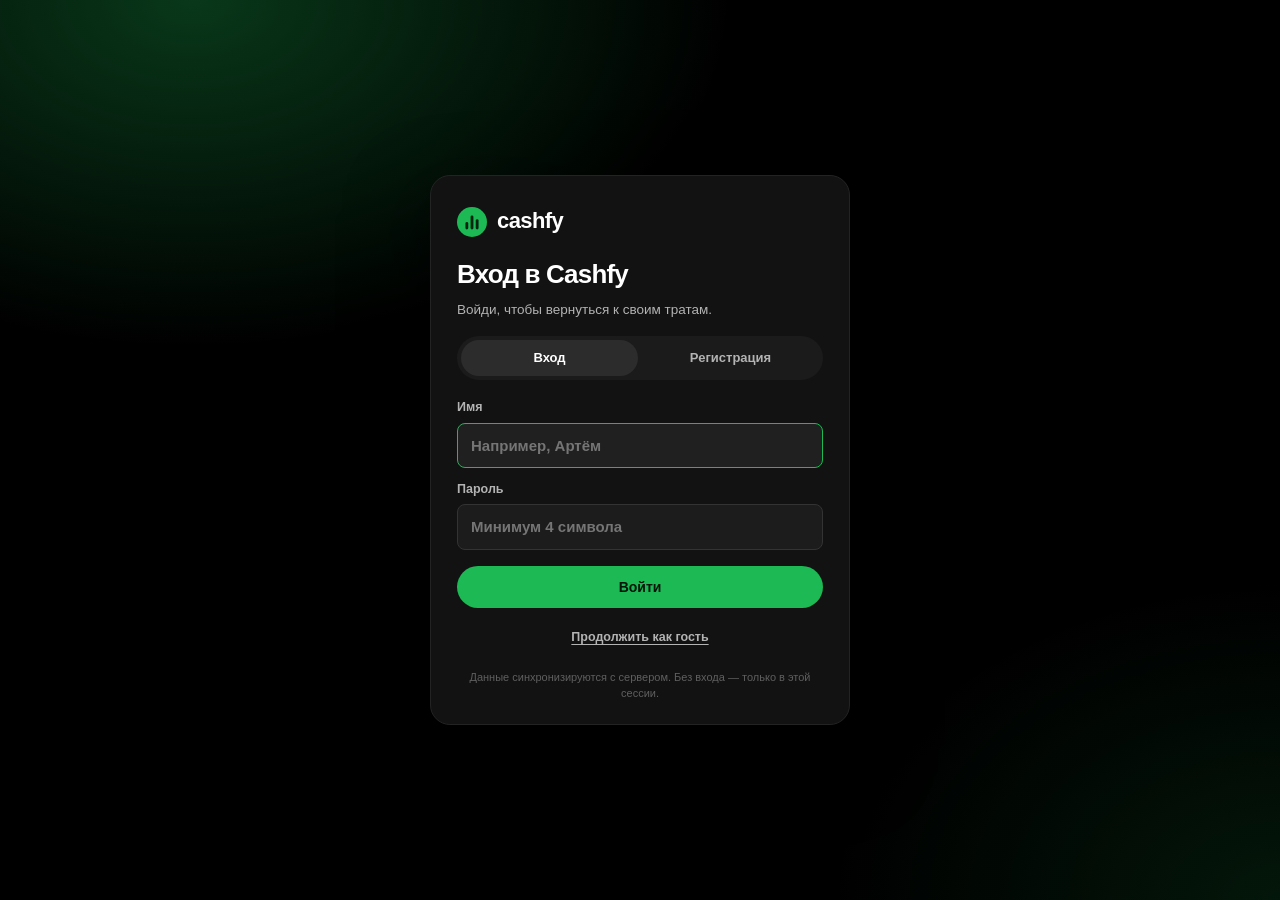
<file: index.html>
<!DOCTYPE html>
<html lang="ru">

<head>
  <meta charset="utf-8">
  <meta name="viewport" content="width=device-width, initial-scale=1, viewport-fit=cover">
  <meta name="theme-color" content="#000000">
  <title>Cashfy — твои траты под контролем</title>
  <meta name="description"
    content="Cashfy — трекер трат с характером: понятные категории, лимиты, статистика и итоги года. Тёмная тема, зелёный акцент.">
  <link rel="icon"
    href="data:image/svg+xml,%3Csvg xmlns='http://www.w3.org/2000/svg' viewBox='0 0 32 32'%3E%3Ccircle cx='16' cy='16' r='16' fill='%231DB954'/%3E%3Crect x='9' y='16' width='3' height='8' rx='1.5' fill='%23000'/%3E%3Crect x='14.5' y='9' width='3' height='15' rx='1.5' fill='%23000'/%3E%3Crect x='20' y='13' width='3' height='11' rx='1.5' fill='%23000'/%3E%3C/svg%3E">
  <link rel="stylesheet" href="style.css">
</head>

<body>

  <!-- ==== SVG sprite ==== -->
  <svg class="sprite" aria-hidden="true" focusable="false">
    <symbol id="i-home" viewBox="0 0 24 24">
      <path d="M3 10.6 12 3.4l9 7.2V20a1 1 0 0 1-1 1h-5.1v-6.3H9.1V21H4a1 1 0 0 1-1-1z" />
    </symbol>
    <symbol id="i-grid" viewBox="0 0 24 24">
      <rect x="3.6" y="3.6" width="7" height="7" rx="1.8" />
      <rect x="13.4" y="3.6" width="7" height="7" rx="1.8" />
      <rect x="3.6" y="13.4" width="7" height="7" rx="1.8" />
      <rect x="13.4" y="13.4" width="7" height="7" rx="1.8" />
    </symbol>
    <symbol id="i-bars" viewBox="0 0 24 24">
      <path d="M5 21v-9" />
      <path d="M12 21V4" />
      <path d="M19 21v-6" />
    </symbol>
    <symbol id="i-spark" viewBox="0 0 24 24">
      <path d="M11.6 3.2 13.4 8l4.8 1.8-4.8 1.8-1.8 4.8-1.8-4.8L5 9.8 9.8 8z" />
      <path d="m18.2 15.4.8 2.2 2.2.8-2.2.8-.8 2.2-.8-2.2-2.2-.8 2.2-.8z" />
    </symbol>
    <symbol id="i-search" viewBox="0 0 24 24">
      <circle cx="11" cy="11" r="7" />
      <path d="m20.6 20.6-3.8-3.8" />
    </symbol>
    <symbol id="i-plus" viewBox="0 0 24 24">
      <path d="M12 5v14M5 12h14" />
    </symbol>
    <symbol id="i-x" viewBox="0 0 24 24">
      <path d="M6 6l12 12M18 6 6 18" />
    </symbol>
    <symbol id="i-left" viewBox="0 0 24 24">
      <path d="M19.5 12h-15" />
      <path d="m10.5 6-6 6 6 6" />
    </symbol>
    <symbol id="i-settings" viewBox="0 0 24 24">
      <path d="M4 7h6.2M16.4 7H20M4 17h3.4M11.6 17H20" />
      <circle cx="13.2" cy="7" r="2.4" />
      <circle cx="9.4" cy="17" r="2.4" />
    </symbol>
    <symbol id="i-trash" viewBox="0 0 24 24">
      <path d="M4 7h16" />
      <path d="M9.5 7V4.8h5V7" />
      <path d="m6.6 7 1.1 13h8.6L17.4 7" />
    </symbol>
    <symbol id="i-wallet" viewBox="0 0 24 24">
      <rect x="3" y="6" width="18" height="13" rx="3" />
      <path d="M3 10.6h18" />
      <circle cx="16.4" cy="15.2" r="1.3" fill="currentColor" stroke="none" />
    </symbol>
    <symbol id="i-flame" viewBox="0 0 24 24">
      <path d="M12 3s5.2 4.2 5.2 9.2a5.2 5.2 0 0 1-10.4 0c0-2.1 1-3.5 1-3.5s1.2 2.3 2.5 2.3C10.3 8.6 12 6 12 3z" />
    </symbol>
    <symbol id="i-share" viewBox="0 0 24 24">
      <path d="M12 16V4" />
      <path d="m7.5 8.5 4.5-4.5 4.5 4.5" />
      <path d="M5 14v5.6h14V14" />
    </symbol>
    <symbol id="i-play" viewBox="0 0 24 24">
      <path d="M8 5.1v13.8L19.6 12z" fill="currentColor" stroke="none" />
    </symbol>
    <symbol id="i-pause" viewBox="0 0 24 24">
      <rect x="7" y="5" width="3.6" height="14" rx="1.2" fill="currentColor" stroke="none" />
      <rect x="13.4" y="5" width="3.6" height="14" rx="1.2" fill="currentColor" stroke="none" />
    </symbol>
    <symbol id="i-prev" viewBox="0 0 24 24">
      <path d="M19 6.2v11.6L9.4 12z" fill="currentColor" stroke="none" />
      <rect x="5" y="5.6" width="2.4" height="12.8" rx="1" fill="currentColor" stroke="none" />
    </symbol>
    <symbol id="i-next" viewBox="0 0 24 24">
      <path d="M5 6.2v11.6L14.6 12z" fill="currentColor" stroke="none" />
      <rect x="16.6" y="5.6" width="2.4" height="12.8" rx="1" fill="currentColor" stroke="none" />
    </symbol>
  </svg>

  <!-- ==== Экран входа ==== -->
  <div class="auth" id="authRoot" aria-live="polite"></div>

  <div class="app">
    <!-- ==== Sidebar (desktop) ==== -->
    <aside class="sidebar">
      <div class="panel panel-nav">
        <a class="logo" href="#/home" data-action="nav" data-to="/home">
          <span class="logo-mark" aria-hidden="true">
            <svg viewBox="0 0 32 32">
              <circle cx="16" cy="16" r="16" fill="#1DB954" />
              <rect x="9" y="16" width="3" height="8" rx="1.5" fill="#04240f" />
              <rect x="14.5" y="9" width="3" height="15" rx="1.5" fill="#04240f" />
              <rect x="20" y="13" width="3" height="11" rx="1.5" fill="#04240f" />
            </svg>
          </span>
          <span class="logo-text">cashfy</span>
        </a>
        <nav class="nav" id="sideNav">
          <a class="nav-item" href="#/home" data-action="nav" data-to="/home" data-nav="home">
            <svg class="ic">
              <use href="#i-home" />
            </svg><span>Главная</span>
          </a>
          <a class="nav-item" href="#/search" data-action="nav" data-to="/search" data-nav="search">
            <svg class="ic">
              <use href="#i-search" />
            </svg><span>Поиск</span>
          </a>
          <a class="nav-item" href="#/categories" data-action="nav" data-to="/categories" data-nav="categories">
            <svg class="ic">
              <use href="#i-grid" />
            </svg><span>Категории</span>
          </a>
          <a class="nav-item" href="#/stats" data-action="nav" data-to="/stats" data-nav="stats">
            <svg class="ic">
              <use href="#i-bars" />
            </svg><span>Статистика</span>
          </a>
          <a class="nav-item" href="#/recap" data-action="nav" data-to="/recap" data-nav="recap">
            <svg class="ic">
              <use href="#i-spark" />
            </svg><span>Итоги</span>
          </a>
        </nav>
      </div>

      <div class="panel panel-lib">
        <div class="lib-head">
          <span>Категории</span>
          <button class="icon-btn" type="button" data-action="add" aria-label="Добавить трату">
            <svg class="ic">
              <use href="#i-plus" />
            </svg>
          </button>
        </div>
        <ul class="lib-list" id="sideCategories"></ul>
        <p class="lib-note">Данные живут только в твоём браузере.<br>Никаких банков и облаков.</p>
      </div>
    </aside>

    <!-- ==== Main ==== -->
    <main class="main" id="main" tabindex="-1"></main>
  </div>

  <!-- ==== Нижняя панель: сводка за сегодня ==== -->
  <div class="player" id="player" aria-label="Сводка за сегодня"></div>

  <!-- ==== Mobile nav ==== -->
  <nav class="mobile-nav" id="mobileNav" aria-label="Навигация"></nav>

  <!-- ==== Modal / toast ==== -->
  <div class="modal-root" id="modalRoot"></div>
  <div class="toast-root" id="toastRoot" aria-live="polite"></div>

  <noscript>
    <p style="padding:24px;color:#fff;font-family:sans-serif">Для работы Cashfy нужен JavaScript.</p>
  </noscript>

  <script src="api.js"></script>
  <script src="data.js"></script>
  <script src="charts.js"></script>
  <script src="app.js"></script>
</body>

</html>
</file>
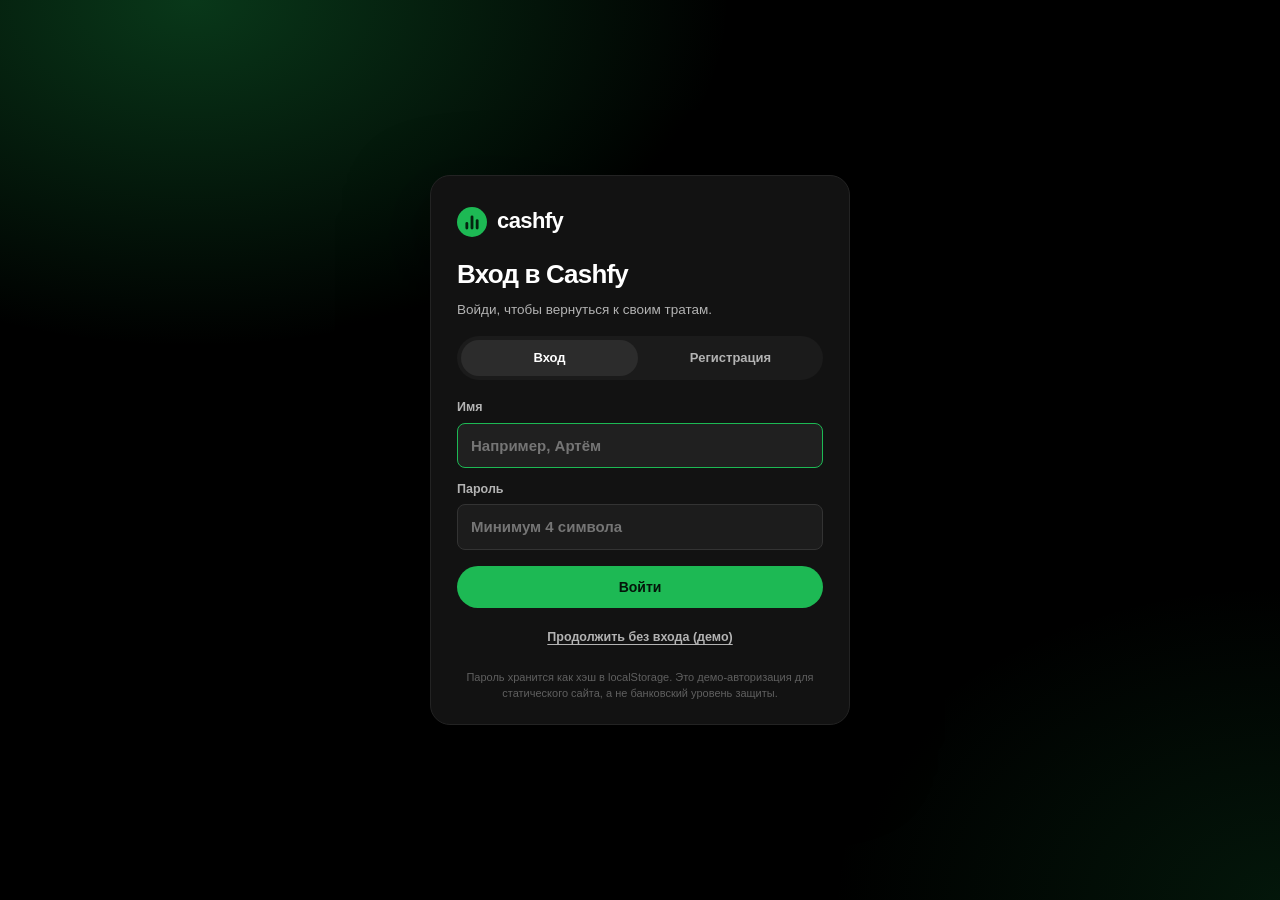
<file: web-without-api/index.html>
<!DOCTYPE html>
<html lang="ru">
<head>
<meta charset="utf-8">
<meta name="viewport" content="width=device-width, initial-scale=1, viewport-fit=cover">
<meta name="theme-color" content="#000000">
<title>Cashfy — твои траты под контролем</title>
<meta name="description" content="Cashfy — трекер трат с характером: понятные категории, лимиты, статистика и итоги года. Тёмная тема, зелёный акцент.">
<link rel="icon" href="data:image/svg+xml,%3Csvg xmlns='http://www.w3.org/2000/svg' viewBox='0 0 32 32'%3E%3Ccircle cx='16' cy='16' r='16' fill='%231DB954'/%3E%3Crect x='9' y='16' width='3' height='8' rx='1.5' fill='%23000'/%3E%3Crect x='14.5' y='9' width='3' height='15' rx='1.5' fill='%23000'/%3E%3Crect x='20' y='13' width='3' height='11' rx='1.5' fill='%23000'/%3E%3C/svg%3E">
<link rel="stylesheet" href="style.css">
</head>
<body>

<!-- ==== SVG sprite ==== -->
<svg class="sprite" aria-hidden="true" focusable="false">
  <symbol id="i-home" viewBox="0 0 24 24"><path d="M3 10.6 12 3.4l9 7.2V20a1 1 0 0 1-1 1h-5.1v-6.3H9.1V21H4a1 1 0 0 1-1-1z"/></symbol>
  <symbol id="i-grid" viewBox="0 0 24 24"><rect x="3.6" y="3.6" width="7" height="7" rx="1.8"/><rect x="13.4" y="3.6" width="7" height="7" rx="1.8"/><rect x="3.6" y="13.4" width="7" height="7" rx="1.8"/><rect x="13.4" y="13.4" width="7" height="7" rx="1.8"/></symbol>
  <symbol id="i-bars" viewBox="0 0 24 24"><path d="M5 21v-9"/><path d="M12 21V4"/><path d="M19 21v-6"/></symbol>
  <symbol id="i-spark" viewBox="0 0 24 24"><path d="M11.6 3.2 13.4 8l4.8 1.8-4.8 1.8-1.8 4.8-1.8-4.8L5 9.8 9.8 8z"/><path d="m18.2 15.4.8 2.2 2.2.8-2.2.8-.8 2.2-.8-2.2-2.2-.8 2.2-.8z"/></symbol>
  <symbol id="i-search" viewBox="0 0 24 24"><circle cx="11" cy="11" r="7"/><path d="m20.6 20.6-3.8-3.8"/></symbol>
  <symbol id="i-plus" viewBox="0 0 24 24"><path d="M12 5v14M5 12h14"/></symbol>
  <symbol id="i-x" viewBox="0 0 24 24"><path d="M6 6l12 12M18 6 6 18"/></symbol>
  <symbol id="i-left" viewBox="0 0 24 24"><path d="M19.5 12h-15"/><path d="m10.5 6-6 6 6 6"/></symbol>
  <symbol id="i-settings" viewBox="0 0 24 24"><path d="M4 7h6.2M16.4 7H20M4 17h3.4M11.6 17H20"/><circle cx="13.2" cy="7" r="2.4"/><circle cx="9.4" cy="17" r="2.4"/></symbol>
  <symbol id="i-trash" viewBox="0 0 24 24"><path d="M4 7h16"/><path d="M9.5 7V4.8h5V7"/><path d="m6.6 7 1.1 13h8.6L17.4 7"/></symbol>
  <symbol id="i-wallet" viewBox="0 0 24 24"><rect x="3" y="6" width="18" height="13" rx="3"/><path d="M3 10.6h18"/><circle cx="16.4" cy="15.2" r="1.3" fill="currentColor" stroke="none"/></symbol>
  <symbol id="i-flame" viewBox="0 0 24 24"><path d="M12 3s5.2 4.2 5.2 9.2a5.2 5.2 0 0 1-10.4 0c0-2.1 1-3.5 1-3.5s1.2 2.3 2.5 2.3C10.3 8.6 12 6 12 3z"/></symbol>
  <symbol id="i-share" viewBox="0 0 24 24"><path d="M12 16V4"/><path d="m7.5 8.5 4.5-4.5 4.5 4.5"/><path d="M5 14v5.6h14V14"/></symbol>
  <symbol id="i-play" viewBox="0 0 24 24"><path d="M8 5.1v13.8L19.6 12z" fill="currentColor" stroke="none"/></symbol>
  <symbol id="i-pause" viewBox="0 0 24 24"><rect x="7" y="5" width="3.6" height="14" rx="1.2" fill="currentColor" stroke="none"/><rect x="13.4" y="5" width="3.6" height="14" rx="1.2" fill="currentColor" stroke="none"/></symbol>
  <symbol id="i-prev" viewBox="0 0 24 24"><path d="M19 6.2v11.6L9.4 12z" fill="currentColor" stroke="none"/><rect x="5" y="5.6" width="2.4" height="12.8" rx="1" fill="currentColor" stroke="none"/></symbol>
  <symbol id="i-next" viewBox="0 0 24 24"><path d="M5 6.2v11.6L14.6 12z" fill="currentColor" stroke="none"/><rect x="16.6" y="5.6" width="2.4" height="12.8" rx="1" fill="currentColor" stroke="none"/></symbol>
</svg>

<!-- ==== Экран входа ==== -->
<div class="auth" id="authRoot" aria-live="polite"></div>

<div class="app">
  <!-- ==== Sidebar (desktop) ==== -->
  <aside class="sidebar">
    <div class="panel panel-nav">
      <a class="logo" href="#/home" data-action="nav" data-to="/home">
        <span class="logo-mark" aria-hidden="true">
          <svg viewBox="0 0 32 32">
            <circle cx="16" cy="16" r="16" fill="#1DB954"/>
            <rect x="9" y="16" width="3" height="8" rx="1.5" fill="#04240f"/>
            <rect x="14.5" y="9" width="3" height="15" rx="1.5" fill="#04240f"/>
            <rect x="20" y="13" width="3" height="11" rx="1.5" fill="#04240f"/>
          </svg>
        </span>
        <span class="logo-text">cashfy</span>
      </a>
      <nav class="nav" id="sideNav">
        <a class="nav-item" href="#/home" data-action="nav" data-to="/home" data-nav="home">
          <svg class="ic"><use href="#i-home"/></svg><span>Главная</span>
        </a>
        <a class="nav-item" href="#/search" data-action="nav" data-to="/search" data-nav="search">
          <svg class="ic"><use href="#i-search"/></svg><span>Поиск</span>
        </a>
        <a class="nav-item" href="#/categories" data-action="nav" data-to="/categories" data-nav="categories">
          <svg class="ic"><use href="#i-grid"/></svg><span>Категории</span>
        </a>
        <a class="nav-item" href="#/stats" data-action="nav" data-to="/stats" data-nav="stats">
          <svg class="ic"><use href="#i-bars"/></svg><span>Статистика</span>
        </a>
        <a class="nav-item" href="#/recap" data-action="nav" data-to="/recap" data-nav="recap">
          <svg class="ic"><use href="#i-spark"/></svg><span>Итоги</span>
        </a>
      </nav>
    </div>

    <div class="panel panel-lib">
      <div class="lib-head">
        <span>Категории</span>
        <button class="icon-btn" type="button" data-action="add" aria-label="Добавить трату">
          <svg class="ic"><use href="#i-plus"/></svg>
        </button>
      </div>
      <ul class="lib-list" id="sideCategories"></ul>
      <p class="lib-note">Данные живут только в твоём браузере.<br>Никаких банков и облаков.</p>
    </div>
  </aside>

  <!-- ==== Main ==== -->
  <main class="main" id="main" tabindex="-1"></main>
</div>

<!-- ==== Нижняя панель: сводка за сегодня ==== -->
<div class="player" id="player" aria-label="Сводка за сегодня"></div>

<!-- ==== Mobile nav ==== -->
<nav class="mobile-nav" id="mobileNav" aria-label="Навигация"></nav>

<!-- ==== Modal / toast ==== -->
<div class="modal-root" id="modalRoot"></div>
<div class="toast-root" id="toastRoot" aria-live="polite"></div>

<noscript><p style="padding:24px;color:#fff;font-family:sans-serif">Для работы Cashfy нужен JavaScript.</p></noscript>

<script src="data.js"></script>
<script src="charts.js"></script>
<script src="app.js"></script>
</body>
</html>
</file>
<file: style.css>
/* ==========================================================================
   Cashfy — трекер трат. Тёмная тема, зелёный акцент.
   ========================================================================== */

*,
*::before,
*::after {
  box-sizing: border-box;
}

:root {
  color-scheme: dark;
  --bg: #000;
  --panel: #121212;
  --panel-2: #0b0b0b;
  --card: #181818;
  --card-hover: #282828;
  --line: #262626;
  --green: #1DB954;
  --green-bright: #1ED760;
  --green-deep: #0f7a35;
  --text: #fff;
  --dim: #b3b3b3;
  --dim-2: #7a7a7a;
  --red: #f15e6c;
  --amber: #ffa42b;

  --r-sm: 8px;
  --r-md: 12px;
  --r-lg: 18px;

  --sidebar-w: 250px;
  --player-h: 76px;
  --nav-h: 0px;

  --font: "Segoe UI Variable Display", "Segoe UI", Inter, -apple-system,
    BlinkMacSystemFont, Roboto, "Helvetica Neue", Arial, sans-serif;

  --ease: cubic-bezier(.2, .8, .3, 1);
}

html,
body {
  height: 100%;
}

body {
  margin: 0;
  background: var(--bg);
  color: var(--text);
  font-family: var(--font);
  font-size: 15px;
  line-height: 1.45;
  -webkit-font-smoothing: antialiased;
  text-rendering: optimizeLegibility;
  overflow: hidden;
}

h1,
h2,
h3,
p,
ul,
figure {
  margin: 0;
}

ul {
  list-style: none;
  padding: 0;
}

a {
  color: inherit;
  text-decoration: none;
}

button {
  font: inherit;
  color: inherit;
}

input,
select,
textarea {
  font: inherit;
  color: inherit;
}

img {
  max-width: 100%;
  display: block;
}

::selection {
  background: var(--green);
  color: #04150a;
}

:focus-visible {
  outline: 2px solid var(--green-bright);
  outline-offset: 3px;
  border-radius: 6px;
}

* {
  scrollbar-width: thin;
  scrollbar-color: #4a4a4a transparent;
}

*::-webkit-scrollbar {
  width: 10px;
  height: 10px;
}

*::-webkit-scrollbar-track {
  background: transparent;
}

*::-webkit-scrollbar-thumb {
  background: #3a3a3a;
  border-radius: 99px;
  border: 2px solid transparent;
  background-clip: content-box;
}

*::-webkit-scrollbar-thumb:hover {
  background: #575757;
  background-clip: content-box;
}

.sprite {
  position: absolute;
  width: 0;
  height: 0;
  overflow: hidden;
}

.ic {
  width: 20px;
  height: 20px;
  flex: none;
  display: block;
  fill: none;
  stroke: currentColor;
  stroke-width: 1.9;
  stroke-linecap: round;
  stroke-linejoin: round;
}

/* ============================ Layout ============================ */

.app {
  height: calc(100vh - var(--player-h) - var(--nav-h));
  height: calc(100dvh - var(--player-h) - var(--nav-h));
  display: grid;
  grid-template-columns: var(--sidebar-w) minmax(0, 1fr);
  gap: 8px;
  padding: 8px 8px 0;
}

.sidebar {
  display: flex;
  flex-direction: column;
  gap: 8px;
  min-height: 0;
  padding-bottom: 8px;
}

.panel {
  background: var(--panel);
  border-radius: var(--r-md);
}

.panel-nav {
  padding: 22px 12px 10px;
}

.logo {
  display: flex;
  align-items: center;
  gap: 10px;
  padding: 0 10px 20px;
  font-size: 23px;
  font-weight: 800;
  letter-spacing: -.6px;
}

.logo-mark {
  width: 30px;
  height: 30px;
  flex: none;
}

.logo-mark svg {
  width: 100%;
  height: 100%;
  display: block;
}

.logo-text {
  transform: translateY(-1px);
}

.nav {
  display: flex;
  flex-direction: column;
  gap: 2px;
}

.nav-item {
  display: flex;
  align-items: center;
  gap: 16px;
  padding: 9px 12px;
  color: var(--dim);
  font-weight: 700;
  font-size: 15px;
  border-radius: var(--r-sm);
  transition: color .18s var(--ease), background .18s var(--ease);
}

.nav-item .ic {
  width: 22px;
  height: 22px;
}

.nav-item:hover {
  color: var(--text);
}

.nav-item.is-active {
  color: var(--text);
}

.nav-item.is-active .ic {
  color: var(--green-bright);
}

.panel-lib {
  flex: 1;
  min-height: 0;
  display: flex;
  flex-direction: column;
  padding: 14px 8px 12px 12px;
}

.lib-head {
  display: flex;
  align-items: center;
  justify-content: space-between;
  color: var(--dim);
  font-weight: 700;
  font-size: 14px;
  padding: 0 4px 10px 4px;
}

.icon-btn {
  width: 30px;
  height: 30px;
  flex: none;
  display: grid;
  place-items: center;
  border: 0;
  border-radius: 50%;
  background: transparent;
  color: var(--dim);
  cursor: pointer;
  transition: background .18s, color .18s, transform .18s;
}

.icon-btn:hover {
  background: var(--card-hover);
  color: var(--text);
  transform: scale(1.06);
}

.icon-btn .ic {
  width: 18px;
  height: 18px;
}

.lib-list {
  overflow-y: auto;
  overflow-x: hidden;
  margin: 0 -4px 0 0;
  padding-right: 4px;
}

.lib-item {
  display: flex;
  align-items: center;
  gap: 10px;
  width: 100%;
  border: 0;
  background: transparent;
  padding: 6px;
  border-radius: var(--r-sm);
  text-align: left;
  cursor: pointer;
  transition: background .18s var(--ease);
}

.lib-item:hover {
  background: #1f1f1f;
}

.lib-item.is-active {
  background: #242424;
}

.lib-cover {
  width: 42px;
  height: 42px;
  flex: none;
  border-radius: 6px;
  display: grid;
  place-items: center;
  font-size: 19px;
  background: linear-gradient(135deg, var(--c1), var(--c2));
}

.lib-meta {
  min-width: 0;
  display: flex;
  flex-direction: column;
}

.lib-name {
  display: block;
  font-size: 14px;
  font-weight: 600;
  white-space: nowrap;
  overflow: hidden;
  text-overflow: ellipsis;
}

.lib-sum {
  display: block;
  font-size: 12px;
  color: var(--dim-2);
  white-space: nowrap;
  overflow: hidden;
  text-overflow: ellipsis;
}

.lib-note {
  margin-top: 12px;
  padding: 10px 8px 4px;
  font-size: 11px;
  line-height: 1.5;
  color: #5c5c5c;
  border-top: 1px solid #1c1c1c;
}

.main {
  position: relative;
  background: var(--panel);
  border-radius: var(--r-md);
  overflow-y: auto;
  overflow-x: hidden;
  overscroll-behavior: contain;
  scroll-behavior: smooth;
}

.main:focus {
  outline: none;
}

/* ============================ Topbar ============================ */

.topbar {
  position: sticky;
  top: 0;
  z-index: 20;
  display: flex;
  align-items: center;
  gap: 12px;
  padding: 12px 20px;
  background: rgba(18, 18, 18, .72);
  backdrop-filter: blur(16px) saturate(140%);
  -webkit-backdrop-filter: blur(16px) saturate(140%);
}

.topbar-left {
  display: flex;
  align-items: center;
  gap: 8px;
  flex: none;
}

.topbar-search {
  display: flex;
  align-items: center;
  gap: 10px;
  flex: 1;
  max-width: 380px;
  min-width: 0;
  height: 40px;
  padding: 0 14px;
  border: 0;
  border-radius: 999px;
  background: #242424;
  color: var(--dim);
  cursor: pointer;
  text-align: left;
  font-size: 14px;
  transition: background .18s, color .18s, box-shadow .18s;
}

.topbar-search span {
  min-width: 0;
  overflow: hidden;
  text-overflow: ellipsis;
  white-space: nowrap;
}

.topbar-search:hover {
  background: #2f2f2f;
  color: var(--text);
  box-shadow: 0 0 0 1px #4d4d4d inset;
}

.topbar-right {
  display: flex;
  align-items: center;
  gap: 10px;
  margin-left: auto;
  flex: none;
}

.avatar {
  width: 36px;
  height: 36px;
  border-radius: 50%;
  display: grid;
  place-items: center;
  background: #535353;
  color: #fff;
  font-weight: 800;
  font-size: 14px;
  border: 0;
  cursor: pointer;
}

.avatar:hover {
  background: #6a6a6a;
}

.btn {
  display: inline-flex;
  align-items: center;
  justify-content: center;
  gap: 8px;
  border: 0;
  border-radius: 999px;
  padding: 11px 20px;
  font-weight: 700;
  font-size: 14px;
  cursor: pointer;
  transition: transform .15s var(--ease), background .18s, box-shadow .18s, color .18s;
  white-space: nowrap;
}

.btn:active {
  transform: scale(.98);
}

.btn-green {
  background: var(--green);
  color: #04150a;
}

.btn-green:hover {
  background: var(--green-bright);
  transform: scale(1.03);
}

.btn-ghost {
  background: transparent;
  color: var(--text);
  box-shadow: 0 0 0 1px #727272 inset;
}

.btn-ghost:hover {
  box-shadow: 0 0 0 1px #fff inset;
  transform: scale(1.02);
}

.btn-dark {
  background: #242424;
  color: var(--text);
}

.btn-dark:hover {
  background: #303030;
}

.btn-danger {
  background: transparent;
  color: var(--red);
  box-shadow: 0 0 0 1px rgba(241, 94, 108, .55) inset;
}

.btn-danger:hover {
  background: rgba(241, 94, 108, .1);
}

.btn .ic {
  width: 18px;
  height: 18px;
}

/* ============================ Views ============================ */

.view {
  padding: 4px 20px 56px;
  animation: viewIn .32s var(--ease) both;
}

@keyframes viewIn {
  from {
    opacity: 0;
    transform: translateY(10px);
  }

  to {
    opacity: 1;
    transform: none;
  }
}

.page-title {
  font-size: clamp(26px, 3.4vw, 38px);
  font-weight: 800;
  letter-spacing: -1px;
  margin: 10px 0 22px;
}

.hint {
  color: var(--dim);
  font-size: 13.5px;
}

.sec {
  margin-bottom: 34px;
}

.sec-head {
  display: flex;
  align-items: baseline;
  justify-content: space-between;
  gap: 12px;
  margin-bottom: 14px;
}

.sec-title {
  font-size: clamp(19px, 2.1vw, 23px);
  font-weight: 800;
  letter-spacing: -.4px;
}

.sec-link {
  background: none;
  border: 0;
  color: var(--dim);
  font-size: 13px;
  font-weight: 700;
  cursor: pointer;
  padding: 4px;
  border-radius: 6px;
}

.sec-link:hover {
  color: var(--text);
  text-decoration: underline;
}

/* ============================ Hero ============================ */

.hero {
  position: relative;
  padding: 26px 0 6px;
  display: grid;
  grid-template-columns: minmax(0, 1fr);
  gap: 26px;
  align-items: center;
}

@media (min-width: 1000px) {
  .hero {
    grid-template-columns: minmax(0, 1fr) auto;
  }
}

.hero-text {
  min-width: 0;
}

.hero-art {
  position: relative;
  width: 236px;
  height: 236px;
  display: none;
  margin-right: 6px;
}

@media (min-width: 1000px) {
  .hero-art {
    display: block;
  }
}

.hero-disc {
  position: absolute;
  inset: 26px;
  border-radius: 24px;
  display: grid;
  place-items: center;
  font-size: 54px;
  background: linear-gradient(150deg, var(--c1), var(--c2));
  box-shadow: 0 22px 54px rgba(0, 0, 0, .62);
  transform: rotate(calc((var(--i) - 1) * 8deg)) translate(calc(var(--i) * 18px), calc((var(--i) - 1) * 14px));
  transition: transform .5s var(--ease);
}

.hero-disc::after {
  content: "";
  position: absolute;
  inset: 0;
  border-radius: inherit;
  background: radial-gradient(70% 60% at 72% 18%, rgba(255, 255, 255, .22), transparent 62%);
}

.hero:hover .hero-disc {
  transform: rotate(calc((var(--i) - 1) * 12deg)) translate(calc(var(--i) * 26px), calc((var(--i) - 1) * 20px));
}

.hero::before {
  content: "";
  position: absolute;
  inset: -90px -20px auto -20px;
  height: 340px;
  background: radial-gradient(60% 100% at 12% 0%, rgba(29, 185, 84, .28), transparent 70%);
  pointer-events: none;
  z-index: 0;
}

.hero>* {
  position: relative;
  z-index: 1;
}

.hero-kicker {
  color: var(--dim);
  font-size: 14px;
  font-weight: 600;
  letter-spacing: .2px;
}

.hero-title {
  font-size: clamp(30px, 5.2vw, 54px);
  font-weight: 800;
  letter-spacing: -1.8px;
  line-height: 1.02;
  margin: 8px 0 10px;
}

.hero-title em {
  font-style: normal;
  color: var(--green-bright);
}

.hero-sub {
  color: var(--dim);
  font-size: 14.5px;
  max-width: 560px;
}

.stat-row {
  display: grid;
  gap: 14px;
  grid-template-columns: repeat(auto-fit, minmax(190px, 1fr));
  margin: 24px 0 0;
}

.stat {
  background: linear-gradient(160deg, #1f1f1f, #151515 70%);
  border-radius: var(--r-md);
  padding: 16px 18px;
  border: 1px solid #202020;
}

.stat-top {
  display: flex;
  align-items: center;
  gap: 8px;
  color: var(--dim);
  font-size: 12.5px;
  font-weight: 700;
  text-transform: uppercase;
  letter-spacing: .8px;
}

.stat-top .ic {
  width: 16px;
  height: 16px;
  color: var(--green);
}

.stat-value {
  font-size: clamp(23px, 2.6vw, 29px);
  font-weight: 800;
  letter-spacing: -1px;
  margin: 6px 0 2px;
}

.stat-sub {
  color: var(--dim);
  font-size: 12.5px;
}

.bar {
  height: 6px;
  border-radius: 99px;
  background: #3a3a3a;
  overflow: hidden;
  margin-top: 12px;
}

.bar-fill {
  height: 100%;
  border-radius: 99px;
  background: var(--green);
  transition: width .8s var(--ease);
}

.bar-fill.warn {
  background: var(--amber);
}

.bar-fill.over {
  background: var(--red);
}

/* ============================ Cards / shelves ============================ */

.shelf {
  display: grid;
  grid-auto-flow: column;
  grid-auto-columns: minmax(148px, 168px);
  gap: 16px;
  overflow-x: auto;
  overflow-y: hidden;
  padding: 2px 2px 10px;
  scroll-snap-type: x mandatory;
  scrollbar-width: none;
}

.shelf::-webkit-scrollbar {
  display: none;
}

.shelf>* {
  scroll-snap-align: start;
}

/* на широких экранах полка заполняет ширину ровно шестью карточками */
@media (min-width: 1080px) {
  .shelf {
    grid-auto-columns: calc((100% - 80px) / 6);
  }
}

.grid-cards {
  display: grid;
  gap: 16px;
  grid-template-columns: repeat(auto-fill, minmax(158px, 1fr));
}

.card {
  position: relative;
  display: block;
  width: 100%;
  text-align: left;
  background: var(--card);
  border: 0;
  border-radius: var(--r-sm);
  padding: 12px 12px 14px;
  cursor: pointer;
  transition: background .25s var(--ease);
  color: inherit;
}

.card:hover {
  background: var(--card-hover);
}

.cover {
  position: relative;
  width: 100%;
  aspect-ratio: 1;
  border-radius: 6px;
  display: grid;
  place-items: center;
  font-size: clamp(30px, 4.4vw, 46px);
  background: linear-gradient(150deg, var(--c1), var(--c2));
  box-shadow: 0 8px 20px rgba(0, 0, 0, .4);
  overflow: hidden;
  user-select: none;
}

.cover::after {
  content: "";
  position: absolute;
  inset: 0;
  background: radial-gradient(70% 60% at 72% 18%, rgba(255, 255, 255, .26), transparent 62%);
  pointer-events: none;
}

.card-title {
  margin-top: 12px;
  font-size: 15px;
  font-weight: 700;
  letter-spacing: -.2px;
  white-space: nowrap;
  overflow: hidden;
  text-overflow: ellipsis;
}

.card-sub {
  color: var(--dim);
  font-size: 12.5px;
  margin-top: 2px;
  white-space: nowrap;
  overflow: hidden;
  text-overflow: ellipsis;
}

.add-btn {
  position: absolute;
  right: 10px;
  bottom: 10px;
  width: 44px;
  height: 44px;
  border-radius: 50%;
  display: grid;
  place-items: center;
  background: var(--green);
  color: #04150a;
  border: 0;
  cursor: pointer;
  opacity: 0;
  transform: translateY(10px) scale(.9);
  transition: opacity .22s var(--ease), transform .22s var(--ease), background .18s;
  box-shadow: 0 8px 18px rgba(0, 0, 0, .5);
  z-index: 2;
}

/* «+» нарисован псевдоэлементами: не зависит от SVG-спрайта и всегда виден */
.add-btn::before,
.add-btn::after {
  content: "";
  position: absolute;
  left: 50%;
  top: 50%;
  width: 16px;
  height: 2.6px;
  border-radius: 2px;
  background: #04240f;
  transform: translate(-50%, -50%);
}

.add-btn::after {
  transform: translate(-50%, -50%) rotate(90deg);
}

.card:hover .add-btn,
.card:focus-within .add-btn {
  opacity: 1;
  transform: none;
}

.add-btn:hover {
  background: var(--green-bright);
  transform: scale(1.06);
}

.card-progress {
  height: 4px;
  border-radius: 99px;
  background: #3a3a3a;
  overflow: hidden;
  margin-top: 10px;
}

.card-progress>i {
  display: block;
  height: 100%;
  border-radius: 99px;
  background: var(--green);
}

/* ============================ Track rows ============================ */

.tracks {
  display: flex;
  flex-direction: column;
}

.track {
  display: grid;
  grid-template-columns: 34px minmax(0, 1fr) 110px 92px 104px;
  align-items: center;
  gap: 10px;
  padding: 8px 10px;
  border-radius: 6px;
  border: 0;
  background: transparent;
  width: 100%;
  text-align: left;
  cursor: pointer;
  color: inherit;
  transition: background .15s var(--ease);
}

.track:hover {
  background: rgba(255, 255, 255, .07);
}

.track-num {
  color: var(--dim-2);
  font-size: 13px;
  font-variant-numeric: tabular-nums;
  text-align: center;
}

.track-cover {
  width: 40px;
  height: 40px;
  border-radius: 5px;
  flex: none;
  display: grid;
  place-items: center;
  font-size: 17px;
  background: linear-gradient(135deg, var(--c1), var(--c2));
}

.track-cell {
  display: flex;
  align-items: center;
  gap: 12px;
  min-width: 0;
}

.track-text {
  display: flex;
  flex-direction: column;
  min-width: 0;
}

.track-title {
  font-size: 14.5px;
  font-weight: 600;
  white-space: nowrap;
  overflow: hidden;
  text-overflow: ellipsis;
}

.track-sub {
  color: var(--dim);
  font-size: 12px;
  white-space: nowrap;
  overflow: hidden;
  text-overflow: ellipsis;
}

.track-cat {
  color: var(--dim);
  font-size: 12.5px;
  white-space: nowrap;
  overflow: hidden;
  text-overflow: ellipsis;
}

.track-date {
  color: var(--dim-2);
  font-size: 12.5px;
  text-align: right;
  font-variant-numeric: tabular-nums;
}

.track-amount {
  font-size: 14.5px;
  font-weight: 700;
  text-align: right;
  font-variant-numeric: tabular-nums;
}

.tracks-head {
  display: grid;
  grid-template-columns: 34px minmax(0, 1fr) 110px 92px 104px;
  gap: 10px;
  padding: 0 10px 8px;
  color: var(--dim-2);
  font-size: 11.5px;
  font-weight: 700;
  text-transform: uppercase;
  letter-spacing: .9px;
  border-bottom: 1px solid var(--line);
  margin-bottom: 6px;
}

.tracks-head .th-sum {
  text-align: right;
}

.empty {
  display: flex;
  flex-direction: column;
  align-items: center;
  gap: 10px;
  padding: 42px 20px;
  background: #161616;
  border-radius: var(--r-md);
  color: var(--dim);
  text-align: center;
}

.empty-emoji {
  font-size: 34px;
}

.empty strong {
  color: var(--text);
}

/* ============================ Panels / charts ============================ */

.cols {
  display: grid;
  gap: 26px;
  grid-template-columns: minmax(0, 1fr);
}

@media (min-width: 1080px) {
  .cols {
    grid-template-columns: minmax(0, 1.65fr) minmax(0, 1fr);
    align-items: start;
  }
}

.panel-box {
  background: #161616;
  border-radius: var(--r-md);
  padding: 18px;
  border: 1px solid #1f1f1f;
}

.panel-box+.panel-box {
  margin-top: 16px;
}

.panel-title {
  font-size: 15px;
  font-weight: 800;
  letter-spacing: -.2px;
  margin-bottom: 14px;
  display: flex;
  align-items: center;
  gap: 8px;
}

.panel-title .ic {
  color: var(--green);
  width: 17px;
  height: 17px;
}

.chart {
  width: 100%;
  height: auto;
  display: block;
  overflow: visible;
}

.chart-grid {
  stroke: #2a2a2a;
  stroke-width: 1;
  stroke-dasharray: 3 5;
}

.chart-axis {
  fill: #6f6f6f;
  font-size: 11px;
  font-family: var(--font);
}

.chart-line {
  fill: none;
  stroke: var(--green);
  stroke-width: 2.4;
  stroke-linecap: round;
}

.chart-dot {
  fill: var(--green-bright);
}

.chart-area-stop-a {
  stop-color: var(--green);
  stop-opacity: .34;
}

.chart-area-stop-b {
  stop-color: var(--green);
  stop-opacity: 0;
}

.donut-wrap {
  display: flex;
  align-items: center;
  gap: 18px;
  flex-wrap: wrap;
}

.donut {
  width: 148px;
  height: 148px;
  flex: none;
}

.donut circle {
  transition: stroke-dasharray .7s var(--ease);
}

.legend {
  display: flex;
  flex-direction: column;
  gap: 8px;
  min-width: 0;
  flex: 1;
}

.legend-row {
  display: flex;
  align-items: center;
  gap: 8px;
  font-size: 13px;
  cursor: pointer;
  background: none;
  border: 0;
  padding: 2px 0;
  color: inherit;
  text-align: left;
  border-radius: 4px;
}

.legend-row:hover {
  color: var(--green-bright);
}

.dot {
  width: 9px;
  height: 9px;
  border-radius: 3px;
  flex: none;
}

.legend-name {
  white-space: nowrap;
  overflow: hidden;
  text-overflow: ellipsis;
  flex: 1;
  color: var(--dim);
}

.legend-val {
  font-weight: 700;
  font-variant-numeric: tabular-nums;
}

.kpi-row {
  display: grid;
  grid-template-columns: repeat(auto-fit, minmax(120px, 1fr));
  gap: 12px;
  margin-bottom: 22px;
}

.kpi {
  background: #161616;
  border: 1px solid #1f1f1f;
  border-radius: var(--r-md);
  padding: 14px 16px;
}

.kpi-label {
  color: var(--dim);
  font-size: 12px;
  font-weight: 600;
}

.kpi-value {
  font-size: clamp(19px, 2.2vw, 24px);
  font-weight: 800;
  letter-spacing: -.8px;
  margin-top: 4px;
}

.delta {
  display: inline-flex;
  align-items: center;
  gap: 4px;
  font-size: 12px;
  font-weight: 700;
  padding: 2px 8px;
  border-radius: 99px;
}

.delta.up {
  color: #ffb3b9;
  background: rgba(241, 94, 108, .14);
}

.delta.down {
  color: #8ff0b1;
  background: rgba(29, 185, 84, .14);
}

/* ============================ Category page ============================ */

.cat-head {
  display: flex;
  align-items: flex-end;
  gap: 22px;
  padding: 26px 20px 22px;
  position: relative;
}

.cat-cover {
  width: 168px;
  height: 168px;
  flex: none;
  border-radius: var(--r-md);
  display: grid;
  place-items: center;
  font-size: 66px;
  background: linear-gradient(150deg, var(--c1), var(--c2));
  box-shadow: 0 18px 40px rgba(0, 0, 0, .5);
}

.cat-info {
  min-width: 0;
  padding-bottom: 6px;
}

.cat-kicker {
  font-size: 12px;
  font-weight: 700;
  text-transform: uppercase;
  letter-spacing: 1.2px;
  color: rgba(255, 255, 255, .8);
}

.cat-title {
  font-size: clamp(34px, 7vw, 72px);
  font-weight: 800;
  letter-spacing: -2.6px;
  line-height: 1;
  margin: 8px 0 12px;
}

.cat-meta {
  color: rgba(255, 255, 255, .78);
  font-size: 13.5px;
  display: flex;
  flex-wrap: wrap;
  gap: 6px;
  align-items: center;
}

.cat-meta b {
  color: #fff;
}

.cat-actions {
  display: flex;
  align-items: center;
  gap: 14px;
  flex-wrap: wrap;
  margin-bottom: 20px;
}

.cat-budget {
  flex: 1;
  min-width: 220px;
  max-width: 420px;
}

.cat-budget-label {
  display: flex;
  justify-content: space-between;
  font-size: 12.5px;
  color: var(--dim);
  margin-bottom: 6px;
}

.budget-edit {
  display: flex;
  align-items: center;
  gap: 8px;
}

.budget-edit input {
  width: 110px;
  background: #1e1e1e;
  border: 1px solid #333;
  border-radius: 8px;
  padding: 8px 10px;
  color: #fff;
  font-weight: 600;
}

/* ============================= Итоги ============================= */

.recap {
  padding-bottom: 60px;
}

.wrap-block {
  position: relative;
  border-radius: var(--r-lg);
  padding: 34px 28px;
  margin-bottom: 18px;
  background: linear-gradient(160deg, #14351f, #101010 72%);
  border: 1px solid #1d2a20;
  overflow: hidden;
}

.wrap-block.green {
  background: linear-gradient(155deg, #1DB954, #0b4f23 58%, #0c1f13);
  border-color: transparent;
  color: #fff;
}

.wrap-block.green .wrap-kicker {
  opacity: .9;
}

.wrap-block.green .wrap-note {
  color: rgba(255, 255, 255, .88);
}

.wrap-block.pink {
  background: linear-gradient(155deg, #E8115B, #4a0a20 72%, #14060b);
}

.wrap-block.purple {
  background: linear-gradient(155deg, #8D67AB, #2a1b39 72%, #110b16);
}

.wrap-block.amber {
  background: linear-gradient(155deg, #FFA42B, #5a3410 72%, #150d05);
}

.wrap-kicker {
  font-size: 12px;
  font-weight: 800;
  letter-spacing: 2px;
  text-transform: uppercase;
  opacity: .8;
}

.wrap-big {
  font-size: clamp(38px, 9vw, 92px);
  font-weight: 800;
  letter-spacing: -3px;
  line-height: .95;
  margin: 12px 0;
}

.wrap-note {
  font-size: 14.5px;
  opacity: .85;
  max-width: 520px;
}

.wrap-hero {
  padding: 46px 28px;
  text-align: center;
}

.wrap-hero .wrap-big {
  margin: 16px 0 6px;
}

.wrap-grid {
  display: grid;
  gap: 16px;
  grid-template-columns: repeat(auto-fit, minmax(230px, 1fr));
}

.wrap-card {
  background: #161616;
  border: 1px solid #202020;
  border-radius: var(--r-md);
  padding: 20px;
}

.wrap-card .stat-top {
  margin-bottom: 10px;
}

.wrap-cover {
  width: 76px;
  height: 76px;
  border-radius: 10px;
  display: grid;
  place-items: center;
  font-size: 34px;
  margin-bottom: 14px;
}

.wrap-persona {
  display: flex;
  gap: 18px;
  align-items: center;
}

.wrap-persona-emoji {
  font-size: 56px;
  line-height: 1;
  flex: none;
}

.wrap-persona h3 {
  font-size: 22px;
  font-weight: 800;
  letter-spacing: -.5px;
}

.wrap-persona p {
  color: var(--dim);
  font-size: 13.5px;
  margin-top: 6px;
}

.wrap-actions {
  display: flex;
  gap: 12px;
  flex-wrap: wrap;
  margin-top: 8px;
}

/* ============================ Settings ============================ */

.form-panel {
  max-width: 640px;
  margin-bottom: 18px;
}

.field {
  display: block;
  margin-bottom: 14px;
}

.field>span {
  display: block;
  font-size: 12.5px;
  font-weight: 700;
  color: var(--dim);
  margin-bottom: 6px;
}

.field input {
  width: 100%;
  background: #1c1c1c;
  border: 1px solid #333;
  border-radius: 8px;
  padding: 11px 13px;
  color: #fff;
  font-weight: 600;
  transition: border-color .18s, background .18s;
}

.field input:focus {
  outline: none;
  border-color: var(--green);
  background: #202020;
}

.budget-row {
  display: flex;
  align-items: center;
  gap: 12px;
  padding: 8px 0;
  border-bottom: 1px solid #1e1e1e;
}

.budget-row:last-of-type {
  border-bottom: 0;
}

.budget-row .dot {
  width: 12px;
  height: 12px;
  border-radius: 4px;
  flex: none;
}

.budget-row .name {
  flex: 1;
  font-size: 14px;
  font-weight: 600;
}

.budget-row input {
  width: 110px;
  text-align: right;
  background: #1c1c1c;
  border: 1px solid #333;
  border-radius: 8px;
  padding: 8px 10px;
  color: #fff;
  font-weight: 600;
}

.budget-row input:focus {
  outline: none;
  border-color: var(--green);
  background: #202020;
}

.row-actions {
  display: flex;
  gap: 10px;
  flex-wrap: wrap;
  margin-top: 14px;
}

/* ============================ Player ============================ */

.player {
  position: fixed;
  left: 0;
  right: 0;
  bottom: var(--nav-h);
  height: var(--player-h);
  z-index: 40;
  background: #0a0a0a;
  border-top: 1px solid #1b1b1b;
  display: flex;
  flex-direction: column;
}

.player-progress {
  position: absolute;
  top: 0;
  left: 0;
  right: 0;
  height: 2px;
  background: #2a2a2a;
}

.player-progress i {
  display: block;
  height: 100%;
  background: var(--green);
  transition: width .7s var(--ease);
}

.player-inner {
  display: grid;
  grid-template-columns: minmax(0, 1fr) minmax(0, 1.6fr) minmax(0, 1fr);
  align-items: center;
  gap: 18px;
  height: 100%;
  padding: 0 18px;
}

.p-left {
  display: flex;
  align-items: center;
  gap: 12px;
  min-width: 0;
}

.p-cover {
  width: 46px;
  height: 46px;
  flex: none;
  border-radius: 6px;
  display: grid;
  place-items: center;
  font-size: 20px;
  background: linear-gradient(135deg, var(--c1, #1DB954), var(--c2, #0b4f23));
}

.p-meta {
  min-width: 0;
  display: flex;
  flex-direction: column;
}

.p-title {
  display: block;
  font-size: 13.5px;
  font-weight: 700;
  line-height: 1.3;
  white-space: nowrap;
  overflow: hidden;
  text-overflow: ellipsis;
}

.p-sub {
  display: block;
  font-size: 11.5px;
  line-height: 1.3;
  color: var(--dim);
  white-space: nowrap;
  overflow: hidden;
  text-overflow: ellipsis;
}

.p-center {
  min-width: 0;
}

.p-labels {
  display: flex;
  justify-content: space-between;
  font-size: 11px;
  color: var(--dim);
  margin-bottom: 6px;
  font-variant-numeric: tabular-nums;
}

.p-bar {
  height: 4px;
  border-radius: 99px;
  background: #3a3a3a;
  overflow: hidden;
}

.p-bar i {
  display: block;
  height: 100%;
  border-radius: 99px;
  background: #fff;
  transition: width .8s var(--ease);
}

.player.over .p-bar i {
  background: var(--red);
}

.p-right {
  display: flex;
  align-items: center;
  justify-content: flex-end;
  gap: 14px;
}

.p-sum {
  font-size: 16px;
  font-weight: 800;
  font-variant-numeric: tabular-nums;
  letter-spacing: -.4px;
}

.p-plus {
  width: 40px;
  height: 40px;
  border-radius: 50%;
  display: grid;
  place-items: center;
  background: var(--green);
  color: #04150a;
  border: 0;
  cursor: pointer;
  flex: none;
  transition: transform .16s var(--ease), background .18s;
}

.p-plus:hover {
  background: var(--green-bright);
  transform: scale(1.07);
}

.p-plus .ic {
  width: 20px;
  height: 20px;
}

/* ============================ Mobile nav ============================ */

.mobile-nav {
  position: fixed;
  left: 0;
  right: 0;
  bottom: 0;
  z-index: 50;
  height: var(--nav-h);
  display: none;
  align-items: center;
  justify-content: space-around;
  background: #000;
  border-top: 1px solid #1c1c1c;
  padding-bottom: env(safe-area-inset-bottom, 0px);
}

.mnav-item {
  display: flex;
  flex-direction: column;
  align-items: center;
  gap: 3px;
  background: none;
  border: 0;
  padding: 6px 10px;
  color: #8a8a8a;
  font-size: 10.5px;
  font-weight: 600;
  cursor: pointer;
  border-radius: 10px;
  min-width: 56px;
  transition: color .18s;
}

.mnav-item .ic {
  width: 22px;
  height: 22px;
}

.mnav-item.is-active {
  color: #fff;
}

.mnav-item.is-active .ic {
  color: var(--green-bright);
}

.mnav-add .ic {
  width: 26px;
  height: 26px;
}

/* ============================ Modal ============================ */

.modal-root {
  position: fixed;
  inset: 0;
  z-index: 100;
  display: none;
}

.modal-root.is-open {
  display: block;
}

.modal-backdrop {
  position: absolute;
  inset: 0;
  background: rgba(0, 0, 0, .7);
  backdrop-filter: blur(4px);
  animation: fadeIn .2s ease both;
}

@keyframes fadeIn {
  from {
    opacity: 0;
  }

  to {
    opacity: 1;
  }
}

.sheet {
  position: absolute;
  left: 50%;
  top: 50%;
  transform: translate(-50%, -50%);
  width: min(480px, calc(100vw - 32px));
  max-height: min(86vh, 760px);
  overflow-y: auto;
  background: #1c1c1c;
  border: 1px solid #2c2c2c;
  border-radius: var(--r-lg);
  padding: 22px;
  box-shadow: 0 30px 70px rgba(0, 0, 0, .7);
  animation: sheetIn .3s var(--ease) both;
}

@keyframes sheetIn {
  from {
    opacity: 0;
    transform: translate(-50%, -46%) scale(.97);
  }

  to {
    opacity: 1;
    transform: translate(-50%, -50%) scale(1);
  }
}

.sheet-head {
  display: flex;
  align-items: center;
  justify-content: space-between;
  margin-bottom: 16px;
}

.sheet-title {
  font-size: 19px;
  font-weight: 800;
  letter-spacing: -.4px;
}

.amount-input {
  width: 100%;
  background: #141414;
  border: 1px solid #333;
  border-radius: 12px;
  padding: 14px 16px;
  font-size: 32px;
  font-weight: 800;
  letter-spacing: -1px;
  color: var(--green-bright);
  text-align: center;
  font-variant-numeric: tabular-nums;
  transition: border-color .18s;
}

.amount-input:focus {
  outline: none;
  border-color: var(--green);
}

.amount-input::placeholder {
  color: #4d4d4d;
}

.quick-amounts {
  display: flex;
  gap: 8px;
  margin: 10px 0 16px;
  flex-wrap: wrap;
}

.quick {
  background: #262626;
  border: 0;
  border-radius: 999px;
  padding: 7px 14px;
  font-size: 13px;
  font-weight: 700;
  color: var(--dim);
  cursor: pointer;
  transition: background .16s, color .16s;
}

.quick:hover {
  background: #333;
  color: #fff;
}

.chips {
  display: flex;
  gap: 8px;
  flex-wrap: wrap;
}

.chip {
  display: inline-flex;
  align-items: center;
  gap: 7px;
  background: #262626;
  border: 1px solid transparent;
  border-radius: 999px;
  padding: 8px 13px;
  font-size: 13px;
  font-weight: 600;
  color: var(--dim);
  cursor: pointer;
  transition: background .16s, color .16s, border-color .16s;
}

.chip:hover {
  background: #2f2f2f;
  color: #fff;
}

.chip.is-on {
  background: rgba(29, 185, 84, .16);
  border-color: var(--green);
  color: #fff;
}

.chip .dot {
  width: 8px;
  height: 8px;
  border-radius: 3px;
}

.field-row {
  display: grid;
  grid-template-columns: 1fr 1fr;
  gap: 12px;
}

.sheet-actions {
  display: flex;
  gap: 10px;
  margin-top: 20px;
}

.sheet-actions .btn {
  flex: 1;
}

.sheet-actions .btn-danger {
  flex: none;
}

/* ============================ Toast ============================ */

.toast-root {
  position: fixed;
  left: 0;
  right: 0;
  bottom: calc(var(--player-h) + var(--nav-h) + 18px);
  z-index: 120;
  display: flex;
  justify-content: center;
  pointer-events: none;
}

.toast {
  display: flex;
  align-items: center;
  gap: 14px;
  background: var(--green);
  color: #04150a;
  font-weight: 700;
  font-size: 13.5px;
  padding: 12px 18px;
  border-radius: 999px;
  box-shadow: 0 12px 28px rgba(0, 0, 0, .5);
  animation: toastIn .3s var(--ease) both;
  pointer-events: auto;
}

@keyframes toastIn {
  from {
    opacity: 0;
    transform: translateY(14px);
  }

  to {
    opacity: 1;
    transform: none;
  }
}

.toast button {
  background: rgba(0, 0, 0, .16);
  border: 0;
  border-radius: 999px;
  padding: 6px 12px;
  font-weight: 800;
  font-size: 12.5px;
  cursor: pointer;
  color: inherit;
}

.toast button:hover {
  background: rgba(0, 0, 0, .26);
}

/* ============================ Misc ============================ */

.pill {
  display: inline-flex;
  align-items: center;
  gap: 6px;
  background: #242424;
  color: var(--dim);
  border-radius: 999px;
  padding: 4px 10px;
  font-size: 11.5px;
  font-weight: 700;
}

.sr-only {
  position: absolute;
  width: 1px;
  height: 1px;
  padding: 0;
  margin: -1px;
  overflow: hidden;
  clip: rect(0 0 0 0);
  white-space: nowrap;
  border: 0;
}

/* ============================ Подборка треков ============================ */

.picks {
  margin-top: 20px;
}

.picks-vibe {
  margin-bottom: 14px;
}

.pick-list {
  display: flex;
  flex-direction: column;
  gap: 10px;
}

.pick {
  display: flex;
  align-items: center;
  gap: 12px;
  flex-wrap: wrap;
  background: #1c1c1c;
  border: 1px solid #262626;
  border-radius: 12px;
  padding: 12px 14px;
}

.pick-main {
  flex: 1;
  min-width: 150px;
}

.pick-title {
  font-size: 14.5px;
  font-weight: 700;
}

.pick-sub {
  color: var(--dim);
  font-size: 12.5px;
}

.pick-sources {
  display: flex;
  gap: 6px;
  flex-wrap: wrap;
  align-items: center;
}

.src {
  display: inline-flex;
  align-items: center;
  padding: 6px 11px;
  border-radius: 999px;
  background: #2a2a2a;
  color: var(--dim);
  font-size: 11.5px;
  font-weight: 700;
  white-space: nowrap;
  transition: background .16s, color .16s;
}

.src:hover {
  background: var(--green);
  color: #04150a;
}

.pick-mine {
  border-color: rgba(29, 185, 84, .4);
}

.pick-del {
  width: 30px;
  height: 30px;
  border-radius: 50%;
  border: 0;
  background: transparent;
  color: var(--dim-2);
  display: grid;
  place-items: center;
  cursor: pointer;
}

.pick-del:hover {
  background: rgba(241, 94, 108, .12);
  color: var(--red);
}

.pick-del .ic {
  width: 16px;
  height: 16px;
}

.pick-form {
  display: grid;
  grid-template-columns: minmax(0, 1.4fr) minmax(0, 1fr) auto;
  gap: 8px;
  margin-top: 14px;
}

.pick-form input {
  background: #1b1b1b;
  border: 1px solid #333;
  border-radius: 8px;
  padding: 10px 12px;
  color: #fff;
  font-size: 13px;
  min-width: 0;
}

.pick-form input:focus {
  outline: none;
  border-color: var(--green);
}

/* ============================ Импорт CSV ============================ */

.import-preview {
  margin-top: 14px;
}

.import-table {
  width: 100%;
  border-collapse: collapse;
  font-size: 13px;
  margin-bottom: 12px;
}

.import-table th {
  text-align: left;
  color: var(--dim-2);
  font-size: 11px;
  text-transform: uppercase;
  letter-spacing: .7px;
  padding: 6px 8px;
  border-bottom: 1px solid #2a2a2a;
}

.import-table td {
  padding: 7px 8px;
  border-bottom: 1px solid #202020;
}

.import-table td.num {
  text-align: right;
  font-variant-numeric: tabular-nums;
  font-weight: 700;
}

/* ============================ Responsive ============================ */

@media (max-width: 1100px) {
  :root {
    --sidebar-w: 210px;
  }

  .view {
    padding-left: 16px;
    padding-right: 16px;
  }

  .topbar {
    padding: 12px 16px;
  }
}

@media (max-width: 900px) {
  :root {
    --player-h: 64px;
    --nav-h: calc(62px + env(safe-area-inset-bottom, 0px));
  }

  .app {
    grid-template-columns: minmax(0, 1fr);
    padding: 0;
    gap: 0;
  }

  .sidebar {
    display: none;
  }

  .mobile-nav {
    display: flex;
  }

  .main {
    border-radius: 0;
  }

  .topbar {
    padding: 10px 14px;
  }

  .topbar .btn-green span {
    display: none;
  }

  .topbar .btn-green {
    padding: 11px;
  }

  .view {
    padding: 0 14px 40px;
  }

  .stats-head {
    flex-direction: column;
    align-items: flex-start;
    gap: 12px;
  }

  .stats-head .chips {
    width: 100%;
  }

  .hero {
    padding-top: 14px;
  }

  .hero::before {
    inset: -70px -14px auto -14px;
    height: 260px;
  }

  .hero-title {
    letter-spacing: -1.2px;
  }

  .shelf {
    grid-auto-columns: 42vw;
    gap: 12px;
  }

  .grid-cards {
    grid-template-columns: repeat(auto-fill, minmax(140px, 1fr));
    gap: 12px;
  }

  /* на телефоне «+» на карточке виден всегда — наведения там нет */
  .card .add-btn {
    opacity: 1;
    transform: none;
  }

  .add-btn {
    width: 40px;
    height: 40px;
    right: 8px;
    bottom: 8px;
  }

  .cat-head {
    padding: 14px 14px 18px;
    gap: 14px;
    align-items: flex-end;
  }

  .cat-cover {
    width: 96px;
    height: 96px;
    font-size: 40px;
  }

  .cat-title {
    letter-spacing: -1.4px;
    margin: 6px 0 8px;
  }

  .track,
  .tracks-head {
    grid-template-columns: minmax(0, 1fr) 96px;
  }

  .track-num,
  .track-cat,
  .track-date,
  .tracks-head .th-num,
  .tracks-head .th-cat,
  .tracks-head .th-date {
    display: none;
  }

  .player-inner {
    grid-template-columns: minmax(0, 1fr) auto;
    gap: 12px;
    padding: 0 14px;
  }

  .p-center {
    display: none;
  }

  .p-cover {
    width: 40px;
    height: 40px;
    font-size: 18px;
  }

  .p-sum {
    font-size: 15px;
  }

  .p-plus {
    width: 38px;
    height: 38px;
  }

  .sheet {
    left: 0;
    right: 0;
    top: auto;
    bottom: 0;
    transform: none;
    width: 100%;
    max-height: 92dvh;
    border-radius: var(--r-lg) var(--r-lg) 0 0;
    animation: sheetUp .3s var(--ease) both;
    padding: 18px 16px calc(18px + env(safe-area-inset-bottom, 0px));
  }

  @keyframes sheetUp {
    from {
      transform: translateY(24px);
      opacity: 0;
    }

    to {
      transform: none;
      opacity: 1;
    }
  }

  .wrap-block {
    padding: 26px 20px;
    border-radius: var(--r-md);
  }

  .wrap-hero {
    padding: 34px 20px;
  }

  .field-row {
    grid-template-columns: 1fr;
  }

  .pick-form {
    grid-template-columns: minmax(0, 1fr);
  }

  .pick-sources {
    width: 100%;
  }

  .pick {
    padding: 12px;
  }
}

@media (max-width: 420px) {
  .hero-title {
    font-size: 32px;
  }

  .stat-value {
    font-size: 22px;
  }

  .shelf {
    grid-auto-columns: 46vw;
  }

  .donut {
    width: 120px;
    height: 120px;
  }
}

@media (prefers-reduced-motion: reduce) {

  *,
  *::before,
  *::after {
    animation-duration: .001ms !important;
    animation-iteration-count: 1 !important;
    transition-duration: .001ms !important;
    scroll-behavior: auto !important;
  }
}

/* ---------------------------- Экран авторизации ---------------------------- */

.auth {
  position: fixed;
  inset: 0;
  z-index: 200;
  display: none;
  place-items: center;
  padding: 24px 16px;
  overflow-y: auto;
  background:
    radial-gradient(60% 55% at 15% 0%, rgba(29, 185, 84, .30), transparent 70%),
    radial-gradient(50% 50% at 100% 100%, rgba(29, 185, 84, .12), transparent 70%),
    #000;
}

.auth:not(:empty) {
  display: grid;
}

.auth-mode .app,
.auth-mode .player,
.auth-mode .mobile-nav {
  display: none !important;
}

.auth-card {
  width: min(420px, 100%);
  background: #121212;
  border: 1px solid #232323;
  border-radius: 20px;
  padding: 30px 26px 22px;
  box-shadow: 0 30px 80px rgba(0, 0, 0, .7);
  animation: viewIn .35s var(--ease) both;
}

.auth-logo {
  display: flex;
  align-items: center;
  gap: 10px;
  font-size: 22px;
  font-weight: 800;
  letter-spacing: -.6px;
}

.auth-logo .logo-mark {
  width: 30px;
  height: 30px;
}

.auth-logo .logo-mark svg {
  width: 100%;
  height: 100%;
  display: block;
}

.auth-title {
  font-size: 26px;
  font-weight: 800;
  letter-spacing: -.8px;
  margin: 18px 0 6px;
}

.auth-sub {
  color: var(--dim);
  font-size: 13.5px;
  margin-bottom: 16px;
}

.auth-chips {
  display: flex;
  gap: 8px;
  flex-wrap: wrap;
  margin-bottom: 14px;
}

.auth-chip {
  display: inline-flex;
  align-items: center;
  gap: 8px;
  background: #1e1e1e;
  border: 1px solid #2c2c2c;
  border-radius: 999px;
  padding: 5px 12px 5px 5px;
  color: var(--dim);
  font-size: 12.5px;
  font-weight: 700;
  cursor: pointer;
  transition: background .16s, color .16s, border-color .16s;
}

.auth-chip:hover {
  background: #262626;
  color: #fff;
  border-color: var(--green);
}

.auth-chip-ava {
  width: 24px;
  height: 24px;
  border-radius: 50%;
  display: grid;
  place-items: center;
  background: var(--green);
  color: #04150a;
  font-size: 12px;
  font-weight: 800;
}

.auth-tabs {
  display: grid;
  grid-template-columns: 1fr 1fr;
  gap: 4px;
  background: #1b1b1b;
  border-radius: 999px;
  padding: 4px;
  margin-bottom: 18px;
}

.auth-tab {
  border: 0;
  background: transparent;
  color: var(--dim);
  font-size: 13px;
  font-weight: 700;
  padding: 9px 10px;
  border-radius: 999px;
  cursor: pointer;
  transition: background .18s, color .18s;
}

.auth-tab.is-on {
  background: #2c2c2c;
  color: #fff;
}

.auth-form .field {
  margin-bottom: 12px;
}

.auth-error {
  display: none;
  margin: 4px 0 12px;
  padding: 9px 12px;
  border-radius: 8px;
  background: rgba(241, 94, 108, .14);
  border: 1px solid rgba(241, 94, 108, .45);
  color: #ffb3b9;
  font-size: 12.5px;
  font-weight: 600;
}

.auth-submit {
  width: 100%;
  margin-top: 4px;
}

.auth-alt {
  text-align: center;
  margin-top: 14px;
}

.auth-link {
  background: none;
  border: 0;
  color: var(--dim);
  font-size: 12.5px;
  font-weight: 700;
  cursor: pointer;
  text-decoration: underline;
  text-underline-offset: 3px;
  padding: 6px;
}

.auth-link:hover {
  color: #fff;
}

.auth-note {
  margin-top: 16px;
  color: #5f5f5f;
  font-size: 11px;
  line-height: 1.5;
  text-align: center;
}

/* ---------------------------- AI-подборка ---------------------------- */

.ai-meta {
  display: flex;
  align-items: center;
  gap: 10px;
  flex-wrap: wrap;
  margin-bottom: 14px;
}

.ai-badge {
  display: inline-grid;
  place-items: center;
  padding: 3px 9px;
  border-radius: 6px;
  background: var(--green);
  color: #04150a;
  font-size: 11px;
  font-weight: 800;
  letter-spacing: .6px;
}

.ai-updated {
  flex: 1;
  min-width: 120px;
}

.ai-select {
  background: #1b1b1b;
  border: 1px solid #333;
  border-radius: 8px;
  color: #fff;
  padding: 8px 10px;
  font-size: 12.5px;
  font-weight: 600;
  cursor: pointer;
}

.ai-refresh {
  padding: 8px 14px;
  font-size: 12.5px;
}

.ai-list {
  display: flex;
  flex-direction: column;
  gap: 8px;
}

.ai-track {
  display: grid;
  grid-template-columns: 36px 44px minmax(0, 1fr) 86px auto;
  align-items: center;
  gap: 12px;
  background: #1c1c1c;
  border: 1px solid #262626;
  border-radius: 12px;
  padding: 9px 12px;
  transition: background .16s, border-color .16s;
}

.ai-track:hover {
  background: #222;
  border-color: #333;
}

.ai-play {
  width: 34px;
  height: 34px;
  border-radius: 50%;
  display: grid;
  place-items: center;
  background: #2c2c2c;
  color: #fff;
  border: 0;
  cursor: pointer;
  transition: background .16s, transform .16s;
}

.ai-play:hover {
  background: var(--green);
  color: #04150a;
  transform: scale(1.06);
}

.ai-play.is-playing {
  background: var(--green);
  color: #04150a;
}

.ai-play .ic {
  width: 15px;
  height: 15px;
}

.ai-art {
  width: 44px;
  height: 44px;
  border-radius: 8px;
  object-fit: cover;
  display: block;
  background: #242424;
}

.ai-art-ph {
  display: block;
  background: #242424;
}

.ai-main {
  min-width: 0;
}

.ai-name {
  font-size: 14px;
  font-weight: 700;
  white-space: nowrap;
  overflow: hidden;
  text-overflow: ellipsis;
}

.ai-artist {
  color: var(--dim);
  font-size: 12px;
  white-space: nowrap;
  overflow: hidden;
  text-overflow: ellipsis;
}

.ai-rank {
  display: flex;
  flex-direction: column;
  align-items: flex-end;
  gap: 1px;
}

.ai-match {
  color: var(--green-bright);
  font-size: 13px;
  font-weight: 800;
  font-variant-numeric: tabular-nums;
}

.ai-place {
  color: var(--dim-2);
  font-size: 10.5px;
  white-space: nowrap;
}

.ai-loading {
  display: flex;
  align-items: center;
  gap: 12px;
  padding: 22px 8px;
  color: var(--dim);
  font-size: 13px;
}

.ai-spinner {
  width: 18px;
  height: 18px;
  border-radius: 50%;
  border: 2px solid #333;
  border-top-color: var(--green);
  animation: spin .8s linear infinite;
  flex: none;
}

@keyframes spin {
  to {
    transform: rotate(360deg);
  }
}

.ai-warn,
.ai-offline {
  font-size: 12.5px;
  color: var(--amber);
  margin-top: 10px;
}

.ai-offline {
  margin: 8px 0 12px;
}

.ai-mine {
  display: flex;
  flex-direction: column;
  gap: 8px;
  margin-top: 12px;
}

@media (max-width: 640px) {
  .ai-meta {
    gap: 8px;
  }

  .ai-meta .ai-updated {
    order: 3;
    flex-basis: 100%;
  }

  .ai-meta .ai-refresh {
    margin-left: auto;
  }

  .ai-track {
    grid-template-columns: 34px 40px minmax(0, 1fr) auto;
    grid-row-gap: 8px;
  }

  .ai-rank {
    display: none;
  }

  .ai-track .pick-sources {
    grid-column: 1 / -1;
  }
}

/* ============================ Музыкальный плеер ============================ */

.player.music {
  background: linear-gradient(180deg, #141414, #0a0a0a);
}

.player.music .player-inner {
  position: relative;
}

.mp-cover {
  position: relative;
  width: 44px;
  height: 44px;
  flex: none;
  border-radius: 8px;
  overflow: hidden;
  display: grid;
  place-items: center;
  background: #242424;
}

.mp-art {
  width: 100%;
  height: 100%;
  object-fit: cover;
  display: block;
}

.mp-art-ph {
  display: grid;
  place-items: center;
  color: var(--dim);
}

.mp-art-ph .ic {
  width: 20px;
  height: 20px;
}

.mp-cover .eq {
  position: absolute;
  inset: 0;
  padding: 7px;
  display: flex;
  align-items: flex-end;
  justify-content: center;
  gap: 3px;
  background: rgba(0, 0, 0, .55);
}

.eq {
  display: inline-flex;
  align-items: flex-end;
  gap: 2.5px;
  height: 14px;
}

.eq i {
  width: 3px;
  border-radius: 2px;
  background: var(--green-bright);
  animation: eqBounce .9s ease-in-out infinite;
}

.eq i:nth-child(1) {
  height: 36%;
  animation-delay: -.2s;
}

.eq i:nth-child(2) {
  height: 100%;
  animation-delay: -.5s;
}

.eq i:nth-child(3) {
  height: 62%;
  animation-delay: -.8s;
}

.eq i:nth-child(4) {
  height: 84%;
  animation-delay: -.35s;
}

@keyframes eqBounce {

  0%,
  100% {
    transform: scaleY(.35);
  }

  50% {
    transform: scaleY(1);
  }
}

.p-center {
  display: flex;
  flex-direction: column;
  justify-content: center;
  gap: 7px;
}

.mp-controls {
  display: flex;
  align-items: center;
  justify-content: center;
  gap: 10px;
}

.mp-btn {
  width: 30px;
  height: 30px;
  border-radius: 50%;
  display: grid;
  place-items: center;
  border: 0;
  background: transparent;
  color: #fff;
  cursor: pointer;
  transition: transform .15s var(--ease), background .15s;
}

.mp-btn:hover {
  background: #242424;
  transform: scale(1.08);
}

.mp-btn .ic {
  width: 15px;
  height: 15px;
}

.mp-play {
  width: 36px;
  height: 36px;
  background: #fff;
  color: #000;
}

.mp-play:hover {
  background: var(--green-bright);
  transform: scale(1.06);
}

.mp-play .ic {
  width: 16px;
  height: 16px;
}

.mp-play-mobile {
  display: none;
}

.mp-seek {
  display: flex;
  align-items: center;
  gap: 10px;
  width: 100%;
}

.mp-time {
  color: var(--dim);
  font-size: 11px;
  font-variant-numeric: tabular-nums;
  min-width: 30px;
  text-align: center;
}

.mp-range {
  -webkit-appearance: none;
  appearance: none;
  flex: 1;
  min-width: 60px;
  height: 4px;
  border-radius: 99px;
  background: #3a3a3a;
  outline: none;
  cursor: pointer;
}

.mp-range::-webkit-slider-thumb {
  -webkit-appearance: none;
  appearance: none;
  width: 12px;
  height: 12px;
  border-radius: 50%;
  background: #fff;
  box-shadow: 0 2px 6px rgba(0, 0, 0, .55);
  transition: transform .15s var(--ease);
}

.mp-range:hover::-webkit-slider-thumb {
  transform: scale(1.25);
}

.mp-range::-moz-range-thumb {
  width: 12px;
  height: 12px;
  border: 0;
  border-radius: 50%;
  background: #fff;
}

.mp-close .ic {
  width: 18px;
  height: 18px;
}

.ai-play .eq {
  height: 12px;
}

.ai-play .eq i {
  width: 2.5px;
}

.ai-play.is-paused {
  background: rgba(29, 185, 84, .18);
  color: var(--green-bright);
}

/* графики не раздуваются на широких экранах */
.chart {
  max-width: 820px;
  margin-left: auto;
  margin-right: auto;
}

.chart-bars {
  max-width: 520px;
}

@media (max-width: 900px) {
  .player.music .player-inner {
    grid-template-columns: minmax(0, 1fr) auto;
    padding: 17px 14px 0;
  }

  .player.music .p-center {
    position: absolute;
    left: 14px;
    right: 14px;
    top: 8px;
    display: block;
  }

  .player.music .mp-controls {
    display: none;
  }

  .player.music .mp-time {
    display: none;
  }

  .player.music .mp-seek {
    gap: 0;
  }

  .player.music .mp-range {
    height: 6px;
  }

  .player.music .mp-play-mobile {
    display: grid;
    width: 34px;
    height: 34px;
  }

  .player.music .mp-cover {
    width: 38px;
    height: 38px;
  }

  .player.music .p-left {
    gap: 10px;
  }

  .player.music .p-right {
    gap: 6px;
  }

  .player.music .mp-close {
    width: 28px;
    height: 28px;
  }
}
</file>
<file: web-without-api/style.css>
/* ==========================================================================
   Cashfy — трекер трат. Тёмная тема, зелёный акцент.
   ========================================================================== */

*, *::before, *::after { box-sizing: border-box; }

:root {
  color-scheme: dark;
  --bg: #000;
  --panel: #121212;
  --panel-2: #0b0b0b;
  --card: #181818;
  --card-hover: #282828;
  --line: #262626;
  --green: #1DB954;
  --green-bright: #1ED760;
  --green-deep: #0f7a35;
  --text: #fff;
  --dim: #b3b3b3;
  --dim-2: #7a7a7a;
  --red: #f15e6c;
  --amber: #ffa42b;

  --r-sm: 8px;
  --r-md: 12px;
  --r-lg: 18px;

  --sidebar-w: 250px;
  --player-h: 76px;
  --nav-h: 0px;

  --font: "Segoe UI Variable Display", "Segoe UI", Inter, -apple-system,
          BlinkMacSystemFont, Roboto, "Helvetica Neue", Arial, sans-serif;

  --ease: cubic-bezier(.2, .8, .3, 1);
}

html, body { height: 100%; }

body {
  margin: 0;
  background: var(--bg);
  color: var(--text);
  font-family: var(--font);
  font-size: 15px;
  line-height: 1.45;
  -webkit-font-smoothing: antialiased;
  text-rendering: optimizeLegibility;
  overflow: hidden;
}

h1, h2, h3, p, ul, figure { margin: 0; }
ul { list-style: none; padding: 0; }
a { color: inherit; text-decoration: none; }
button { font: inherit; color: inherit; }
input, select, textarea { font: inherit; color: inherit; }
img { max-width: 100%; display: block; }

::selection { background: var(--green); color: #04150a; }

:focus-visible {
  outline: 2px solid var(--green-bright);
  outline-offset: 3px;
  border-radius: 6px;
}

* { scrollbar-width: thin; scrollbar-color: #4a4a4a transparent; }
*::-webkit-scrollbar { width: 10px; height: 10px; }
*::-webkit-scrollbar-track { background: transparent; }
*::-webkit-scrollbar-thumb { background: #3a3a3a; border-radius: 99px; border: 2px solid transparent; background-clip: content-box; }
*::-webkit-scrollbar-thumb:hover { background: #575757; background-clip: content-box; }

.sprite { position: absolute; width: 0; height: 0; overflow: hidden; }

.ic {
  width: 20px; height: 20px; flex: none; display: block;
  fill: none; stroke: currentColor; stroke-width: 1.9;
  stroke-linecap: round; stroke-linejoin: round;
}

/* ============================ Layout ============================ */

.app {
  height: calc(100vh - var(--player-h) - var(--nav-h));
  height: calc(100dvh - var(--player-h) - var(--nav-h));
  display: grid;
  grid-template-columns: var(--sidebar-w) minmax(0, 1fr);
  gap: 8px;
  padding: 8px 8px 0;
}

.sidebar {
  display: flex;
  flex-direction: column;
  gap: 8px;
  min-height: 0;
  padding-bottom: 8px;
}

.panel {
  background: var(--panel);
  border-radius: var(--r-md);
}

.panel-nav { padding: 22px 12px 10px; }

.logo {
  display: flex; align-items: center; gap: 10px;
  padding: 0 10px 20px;
  font-size: 23px; font-weight: 800; letter-spacing: -.6px;
}
.logo-mark { width: 30px; height: 30px; flex: none; }
.logo-mark svg { width: 100%; height: 100%; display: block; }
.logo-text { transform: translateY(-1px); }

.nav { display: flex; flex-direction: column; gap: 2px; }

.nav-item {
  display: flex; align-items: center; gap: 16px;
  padding: 9px 12px;
  color: var(--dim);
  font-weight: 700; font-size: 15px;
  border-radius: var(--r-sm);
  transition: color .18s var(--ease), background .18s var(--ease);
}
.nav-item .ic { width: 22px; height: 22px; }
.nav-item:hover { color: var(--text); }
.nav-item.is-active { color: var(--text); }
.nav-item.is-active .ic { color: var(--green-bright); }

.panel-lib {
  flex: 1; min-height: 0;
  display: flex; flex-direction: column;
  padding: 14px 8px 12px 12px;
}

.lib-head {
  display: flex; align-items: center; justify-content: space-between;
  color: var(--dim); font-weight: 700; font-size: 14px;
  padding: 0 4px 10px 4px;
}

.icon-btn {
  width: 30px; height: 30px; flex: none;
  display: grid; place-items: center;
  border: 0; border-radius: 50%;
  background: transparent; color: var(--dim);
  cursor: pointer;
  transition: background .18s, color .18s, transform .18s;
}
.icon-btn:hover { background: var(--card-hover); color: var(--text); transform: scale(1.06); }
.icon-btn .ic { width: 18px; height: 18px; }

.lib-list { overflow-y: auto; overflow-x: hidden; margin: 0 -4px 0 0; padding-right: 4px; }

.lib-item {
  display: flex; align-items: center; gap: 10px;
  width: 100%; border: 0; background: transparent;
  padding: 6px; border-radius: var(--r-sm);
  text-align: left; cursor: pointer;
  transition: background .18s var(--ease);
}
.lib-item:hover { background: #1f1f1f; }
.lib-item.is-active { background: #242424; }
.lib-cover {
  width: 42px; height: 42px; flex: none;
  border-radius: 6px;
  display: grid; place-items: center;
  font-size: 19px;
  background: linear-gradient(135deg, var(--c1), var(--c2));
}
.lib-meta { min-width: 0; display: flex; flex-direction: column; }
.lib-name { display: block; font-size: 14px; font-weight: 600; white-space: nowrap; overflow: hidden; text-overflow: ellipsis; }
.lib-sum { display: block; font-size: 12px; color: var(--dim-2); white-space: nowrap; overflow: hidden; text-overflow: ellipsis; }

.lib-note {
  margin-top: 12px; padding: 10px 8px 4px;
  font-size: 11px; line-height: 1.5; color: #5c5c5c;
  border-top: 1px solid #1c1c1c;
}

.main {
  position: relative;
  background: var(--panel);
  border-radius: var(--r-md);
  overflow-y: auto;
  overflow-x: hidden;
  overscroll-behavior: contain;
  scroll-behavior: smooth;
}
.main:focus { outline: none; }

/* ============================ Topbar ============================ */

.topbar {
  position: sticky; top: 0; z-index: 20;
  display: flex; align-items: center; gap: 12px;
  padding: 12px 20px;
  background: rgba(18, 18, 18, .72);
  backdrop-filter: blur(16px) saturate(140%);
  -webkit-backdrop-filter: blur(16px) saturate(140%);
}

.topbar-left { display: flex; align-items: center; gap: 8px; flex: none; }

.topbar-search {
  display: flex; align-items: center; gap: 10px;
  flex: 1; max-width: 380px; min-width: 0;
  height: 40px; padding: 0 14px;
  border: 0; border-radius: 999px;
  background: #242424; color: var(--dim);
  cursor: pointer; text-align: left;
  font-size: 14px;
  transition: background .18s, color .18s, box-shadow .18s;
}
.topbar-search span { min-width: 0; overflow: hidden; text-overflow: ellipsis; white-space: nowrap; }
.topbar-search:hover { background: #2f2f2f; color: var(--text); box-shadow: 0 0 0 1px #4d4d4d inset; }

.topbar-right { display: flex; align-items: center; gap: 10px; margin-left: auto; flex: none; }

.avatar {
  width: 36px; height: 36px; border-radius: 50%;
  display: grid; place-items: center;
  background: #535353; color: #fff;
  font-weight: 800; font-size: 14px;
  border: 0; cursor: pointer;
}
.avatar:hover { background: #6a6a6a; }

.btn {
  display: inline-flex; align-items: center; justify-content: center; gap: 8px;
  border: 0; border-radius: 999px;
  padding: 11px 20px;
  font-weight: 700; font-size: 14px;
  cursor: pointer;
  transition: transform .15s var(--ease), background .18s, box-shadow .18s, color .18s;
  white-space: nowrap;
}
.btn:active { transform: scale(.98); }
.btn-green { background: var(--green); color: #04150a; }
.btn-green:hover { background: var(--green-bright); transform: scale(1.03); }
.btn-ghost { background: transparent; color: var(--text); box-shadow: 0 0 0 1px #727272 inset; }
.btn-ghost:hover { box-shadow: 0 0 0 1px #fff inset; transform: scale(1.02); }
.btn-dark { background: #242424; color: var(--text); }
.btn-dark:hover { background: #303030; }
.btn-danger { background: transparent; color: var(--red); box-shadow: 0 0 0 1px rgba(241, 94, 108, .55) inset; }
.btn-danger:hover { background: rgba(241, 94, 108, .1); }
.btn .ic { width: 18px; height: 18px; }

/* ============================ Views ============================ */

.view { padding: 4px 20px 56px; animation: viewIn .32s var(--ease) both; }
@keyframes viewIn { from { opacity: 0; transform: translateY(10px); } to { opacity: 1; transform: none; } }

.page-title { font-size: clamp(26px, 3.4vw, 38px); font-weight: 800; letter-spacing: -1px; margin: 10px 0 22px; }
.hint { color: var(--dim); font-size: 13.5px; }

.sec { margin-bottom: 34px; }
.sec-head { display: flex; align-items: baseline; justify-content: space-between; gap: 12px; margin-bottom: 14px; }
.sec-title { font-size: clamp(19px, 2.1vw, 23px); font-weight: 800; letter-spacing: -.4px; }
.sec-link { background: none; border: 0; color: var(--dim); font-size: 13px; font-weight: 700; cursor: pointer; padding: 4px; border-radius: 6px; }
.sec-link:hover { color: var(--text); text-decoration: underline; }

/* ============================ Hero ============================ */

.hero { position: relative; padding: 26px 0 6px; display: grid; grid-template-columns: minmax(0, 1fr); gap: 26px; align-items: center; }
@media (min-width: 1000px) { .hero { grid-template-columns: minmax(0, 1fr) auto; } }

.hero-text { min-width: 0; }

.hero-art { position: relative; width: 236px; height: 236px; display: none; margin-right: 6px; }
@media (min-width: 1000px) { .hero-art { display: block; } }
.hero-disc {
  position: absolute; inset: 26px;
  border-radius: 24px;
  display: grid; place-items: center;
  font-size: 54px;
  background: linear-gradient(150deg, var(--c1), var(--c2));
  box-shadow: 0 22px 54px rgba(0, 0, 0, .62);
  transform: rotate(calc((var(--i) - 1) * 8deg)) translate(calc(var(--i) * 18px), calc((var(--i) - 1) * 14px));
  transition: transform .5s var(--ease);
}
.hero-disc::after {
  content: ""; position: absolute; inset: 0; border-radius: inherit;
  background: radial-gradient(70% 60% at 72% 18%, rgba(255, 255, 255, .22), transparent 62%);
}
.hero:hover .hero-disc { transform: rotate(calc((var(--i) - 1) * 12deg)) translate(calc(var(--i) * 26px), calc((var(--i) - 1) * 20px)); }
.hero::before {
  content: ""; position: absolute; inset: -90px -20px auto -20px; height: 340px;
  background: radial-gradient(60% 100% at 12% 0%, rgba(29, 185, 84, .28), transparent 70%);
  pointer-events: none; z-index: 0;
}
.hero > * { position: relative; z-index: 1; }
.hero-kicker { color: var(--dim); font-size: 14px; font-weight: 600; letter-spacing: .2px; }
.hero-title {
  font-size: clamp(30px, 5.2vw, 54px);
  font-weight: 800; letter-spacing: -1.8px; line-height: 1.02;
  margin: 8px 0 10px;
}
.hero-title em { font-style: normal; color: var(--green-bright); }
.hero-sub { color: var(--dim); font-size: 14.5px; max-width: 560px; }

.stat-row {
  display: grid; gap: 14px;
  grid-template-columns: repeat(auto-fit, minmax(190px, 1fr));
  margin: 24px 0 0;
}

.stat {
  background: linear-gradient(160deg, #1f1f1f, #151515 70%);
  border-radius: var(--r-md);
  padding: 16px 18px;
  border: 1px solid #202020;
}
.stat-top { display: flex; align-items: center; gap: 8px; color: var(--dim); font-size: 12.5px; font-weight: 700; text-transform: uppercase; letter-spacing: .8px; }
.stat-top .ic { width: 16px; height: 16px; color: var(--green); }
.stat-value { font-size: clamp(23px, 2.6vw, 29px); font-weight: 800; letter-spacing: -1px; margin: 6px 0 2px; }
.stat-sub { color: var(--dim); font-size: 12.5px; }

.bar { height: 6px; border-radius: 99px; background: #3a3a3a; overflow: hidden; margin-top: 12px; }
.bar-fill { height: 100%; border-radius: 99px; background: var(--green); transition: width .8s var(--ease); }
.bar-fill.warn { background: var(--amber); }
.bar-fill.over { background: var(--red); }

/* ============================ Cards / shelves ============================ */

.shelf {
  display: grid; grid-auto-flow: column;
  grid-auto-columns: minmax(148px, 168px);
  gap: 16px;
  overflow-x: auto; overflow-y: hidden;
  padding: 2px 2px 10px;
  scroll-snap-type: x mandatory;
  scrollbar-width: none;
}
.shelf::-webkit-scrollbar { display: none; }
.shelf > * { scroll-snap-align: start; }

/* на широких экранах полка заполняет ширину ровно шестью карточками */
@media (min-width: 1080px) {
  .shelf { grid-auto-columns: calc((100% - 80px) / 6); }
}

.grid-cards {
  display: grid; gap: 16px;
  grid-template-columns: repeat(auto-fill, minmax(158px, 1fr));
}

.card {
  position: relative;
  display: block; width: 100%; text-align: left;
  background: var(--card);
  border: 0; border-radius: var(--r-sm);
  padding: 12px 12px 14px;
  cursor: pointer;
  transition: background .25s var(--ease);
  color: inherit;
}
.card:hover { background: var(--card-hover); }

.cover {
  position: relative;
  width: 100%; aspect-ratio: 1;
  border-radius: 6px;
  display: grid; place-items: center;
  font-size: clamp(30px, 4.4vw, 46px);
  background: linear-gradient(150deg, var(--c1), var(--c2));
  box-shadow: 0 8px 20px rgba(0, 0, 0, .4);
  overflow: hidden;
  user-select: none;
}
.cover::after {
  content: ""; position: absolute; inset: 0;
  background: radial-gradient(70% 60% at 72% 18%, rgba(255, 255, 255, .26), transparent 62%);
  pointer-events: none;
}

.card-title {
  margin-top: 12px;
  font-size: 15px; font-weight: 700; letter-spacing: -.2px;
  white-space: nowrap; overflow: hidden; text-overflow: ellipsis;
}
.card-sub { color: var(--dim); font-size: 12.5px; margin-top: 2px; white-space: nowrap; overflow: hidden; text-overflow: ellipsis; }

.add-btn {
  position: absolute; right: 10px; bottom: 10px;
  width: 44px; height: 44px; border-radius: 50%;
  display: grid; place-items: center;
  background: var(--green); color: #04150a;
  border: 0; cursor: pointer;
  opacity: 0; transform: translateY(10px) scale(.9);
  transition: opacity .22s var(--ease), transform .22s var(--ease), background .18s;
  box-shadow: 0 8px 18px rgba(0, 0, 0, .5);
  z-index: 2;
}
/* «+» нарисован псевдоэлементами: не зависит от SVG-спрайта и всегда виден */
.add-btn::before,
.add-btn::after {
  content: ""; position: absolute; left: 50%; top: 50%;
  width: 16px; height: 2.6px; border-radius: 2px;
  background: #04240f;
  transform: translate(-50%, -50%);
}
.add-btn::after { transform: translate(-50%, -50%) rotate(90deg); }
.card:hover .add-btn, .card:focus-within .add-btn { opacity: 1; transform: none; }
.add-btn:hover { background: var(--green-bright); transform: scale(1.06); }

.card-progress { height: 4px; border-radius: 99px; background: #3a3a3a; overflow: hidden; margin-top: 10px; }
.card-progress > i { display: block; height: 100%; border-radius: 99px; background: var(--green); }

/* ============================ Track rows ============================ */

.tracks { display: flex; flex-direction: column; }

.track {
  display: grid;
  grid-template-columns: 34px minmax(0, 1fr) 110px 92px 104px;
  align-items: center; gap: 10px;
  padding: 8px 10px;
  border-radius: 6px;
  border: 0; background: transparent; width: 100%;
  text-align: left; cursor: pointer; color: inherit;
  transition: background .15s var(--ease);
}
.track:hover { background: rgba(255, 255, 255, .07); }

.track-num { color: var(--dim-2); font-size: 13px; font-variant-numeric: tabular-nums; text-align: center; }
.track-cover {
  width: 40px; height: 40px; border-radius: 5px; flex: none;
  display: grid; place-items: center; font-size: 17px;
  background: linear-gradient(135deg, var(--c1), var(--c2));
}
.track-cell { display: flex; align-items: center; gap: 12px; min-width: 0; }
.track-text { display: flex; flex-direction: column; min-width: 0; }
.track-title { font-size: 14.5px; font-weight: 600; white-space: nowrap; overflow: hidden; text-overflow: ellipsis; }
.track-sub { color: var(--dim); font-size: 12px; white-space: nowrap; overflow: hidden; text-overflow: ellipsis; }
.track-cat { color: var(--dim); font-size: 12.5px; white-space: nowrap; overflow: hidden; text-overflow: ellipsis; }
.track-date { color: var(--dim-2); font-size: 12.5px; text-align: right; font-variant-numeric: tabular-nums; }
.track-amount { font-size: 14.5px; font-weight: 700; text-align: right; font-variant-numeric: tabular-nums; }

.tracks-head {
  display: grid;
  grid-template-columns: 34px minmax(0, 1fr) 110px 92px 104px;
  gap: 10px; padding: 0 10px 8px;
  color: var(--dim-2); font-size: 11.5px; font-weight: 700;
  text-transform: uppercase; letter-spacing: .9px;
  border-bottom: 1px solid var(--line);
  margin-bottom: 6px;
}
.tracks-head .th-sum { text-align: right; }

.empty {
  display: flex; flex-direction: column; align-items: center; gap: 10px;
  padding: 42px 20px;
  background: #161616; border-radius: var(--r-md);
  color: var(--dim); text-align: center;
}
.empty-emoji { font-size: 34px; }
.empty strong { color: var(--text); }

/* ============================ Panels / charts ============================ */

.cols { display: grid; gap: 26px; grid-template-columns: minmax(0, 1fr); }
@media (min-width: 1080px) { .cols { grid-template-columns: minmax(0, 1.65fr) minmax(0, 1fr); align-items: start; } }

.panel-box { background: #161616; border-radius: var(--r-md); padding: 18px; border: 1px solid #1f1f1f; }
.panel-box + .panel-box { margin-top: 16px; }
.panel-title { font-size: 15px; font-weight: 800; letter-spacing: -.2px; margin-bottom: 14px; display: flex; align-items: center; gap: 8px; }
.panel-title .ic { color: var(--green); width: 17px; height: 17px; }

.chart { width: 100%; height: auto; display: block; overflow: visible; }
.chart-grid { stroke: #2a2a2a; stroke-width: 1; stroke-dasharray: 3 5; }
.chart-axis { fill: #6f6f6f; font-size: 11px; font-family: var(--font); }
.chart-line { fill: none; stroke: var(--green); stroke-width: 2.4; stroke-linecap: round; }
.chart-dot { fill: var(--green-bright); }
.chart-area-stop-a { stop-color: var(--green); stop-opacity: .34; }
.chart-area-stop-b { stop-color: var(--green); stop-opacity: 0; }

.donut-wrap { display: flex; align-items: center; gap: 18px; flex-wrap: wrap; }
.donut { width: 148px; height: 148px; flex: none; }
.donut circle { transition: stroke-dasharray .7s var(--ease); }

.legend { display: flex; flex-direction: column; gap: 8px; min-width: 0; flex: 1; }
.legend-row { display: flex; align-items: center; gap: 8px; font-size: 13px; cursor: pointer; background: none; border: 0; padding: 2px 0; color: inherit; text-align: left; border-radius: 4px; }
.legend-row:hover { color: var(--green-bright); }
.dot { width: 9px; height: 9px; border-radius: 3px; flex: none; }
.legend-name { white-space: nowrap; overflow: hidden; text-overflow: ellipsis; flex: 1; color: var(--dim); }
.legend-val { font-weight: 700; font-variant-numeric: tabular-nums; }

.kpi-row { display: grid; grid-template-columns: repeat(auto-fit, minmax(120px, 1fr)); gap: 12px; margin-bottom: 22px; }
.kpi { background: #161616; border: 1px solid #1f1f1f; border-radius: var(--r-md); padding: 14px 16px; }
.kpi-label { color: var(--dim); font-size: 12px; font-weight: 600; }
.kpi-value { font-size: clamp(19px, 2.2vw, 24px); font-weight: 800; letter-spacing: -.8px; margin-top: 4px; }

.delta { display: inline-flex; align-items: center; gap: 4px; font-size: 12px; font-weight: 700; padding: 2px 8px; border-radius: 99px; }
.delta.up { color: #ffb3b9; background: rgba(241, 94, 108, .14); }
.delta.down { color: #8ff0b1; background: rgba(29, 185, 84, .14); }

/* ============================ Category page ============================ */

.cat-head {
  display: flex; align-items: flex-end; gap: 22px;
  padding: 26px 20px 22px;
  position: relative;
}
.cat-cover {
  width: 168px; height: 168px; flex: none;
  border-radius: var(--r-md);
  display: grid; place-items: center;
  font-size: 66px;
  background: linear-gradient(150deg, var(--c1), var(--c2));
  box-shadow: 0 18px 40px rgba(0, 0, 0, .5);
}
.cat-info { min-width: 0; padding-bottom: 6px; }
.cat-kicker { font-size: 12px; font-weight: 700; text-transform: uppercase; letter-spacing: 1.2px; color: rgba(255, 255, 255, .8); }
.cat-title { font-size: clamp(34px, 7vw, 72px); font-weight: 800; letter-spacing: -2.6px; line-height: 1; margin: 8px 0 12px; }
.cat-meta { color: rgba(255, 255, 255, .78); font-size: 13.5px; display: flex; flex-wrap: wrap; gap: 6px; align-items: center; }
.cat-meta b { color: #fff; }

.cat-actions { display: flex; align-items: center; gap: 14px; flex-wrap: wrap; margin-bottom: 20px; }
.cat-budget { flex: 1; min-width: 220px; max-width: 420px; }
.cat-budget-label { display: flex; justify-content: space-between; font-size: 12.5px; color: var(--dim); margin-bottom: 6px; }

.budget-edit { display: flex; align-items: center; gap: 8px; }
.budget-edit input {
  width: 110px; background: #1e1e1e; border: 1px solid #333; border-radius: 8px;
  padding: 8px 10px; color: #fff; font-weight: 600;
}

/* ============================= Итоги ============================= */

.recap { padding-bottom: 60px; }

.wrap-block {
  position: relative;
  border-radius: var(--r-lg);
  padding: 34px 28px;
  margin-bottom: 18px;
  background: linear-gradient(160deg, #14351f, #101010 72%);
  border: 1px solid #1d2a20;
  overflow: hidden;
}
.wrap-block.green { background: linear-gradient(155deg, #1DB954, #0b4f23 58%, #0c1f13); border-color: transparent; color: #fff; }
.wrap-block.green .wrap-kicker { opacity: .9; }
.wrap-block.green .wrap-note { color: rgba(255, 255, 255, .88); }
.wrap-block.pink { background: linear-gradient(155deg, #E8115B, #4a0a20 72%, #14060b); }
.wrap-block.purple { background: linear-gradient(155deg, #8D67AB, #2a1b39 72%, #110b16); }
.wrap-block.amber { background: linear-gradient(155deg, #FFA42B, #5a3410 72%, #150d05); }

.wrap-kicker { font-size: 12px; font-weight: 800; letter-spacing: 2px; text-transform: uppercase; opacity: .8; }
.wrap-big { font-size: clamp(38px, 9vw, 92px); font-weight: 800; letter-spacing: -3px; line-height: .95; margin: 12px 0; }
.wrap-note { font-size: 14.5px; opacity: .85; max-width: 520px; }
.wrap-hero { padding: 46px 28px; text-align: center; }
.wrap-hero .wrap-big { margin: 16px 0 6px; }

.wrap-grid { display: grid; gap: 16px; grid-template-columns: repeat(auto-fit, minmax(230px, 1fr)); }
.wrap-card { background: #161616; border: 1px solid #202020; border-radius: var(--r-md); padding: 20px; }
.wrap-card .stat-top { margin-bottom: 10px; }
.wrap-cover { width: 76px; height: 76px; border-radius: 10px; display: grid; place-items: center; font-size: 34px; margin-bottom: 14px; }
.wrap-persona { display: flex; gap: 18px; align-items: center; }
.wrap-persona-emoji { font-size: 56px; line-height: 1; flex: none; }
.wrap-persona h3 { font-size: 22px; font-weight: 800; letter-spacing: -.5px; }
.wrap-persona p { color: var(--dim); font-size: 13.5px; margin-top: 6px; }

.wrap-actions { display: flex; gap: 12px; flex-wrap: wrap; margin-top: 8px; }

/* ============================ Settings ============================ */

.form-panel { max-width: 640px; margin-bottom: 18px; }
.field { display: block; margin-bottom: 14px; }
.field > span { display: block; font-size: 12.5px; font-weight: 700; color: var(--dim); margin-bottom: 6px; }
.field input {
  width: 100%;
  background: #1c1c1c; border: 1px solid #333; border-radius: 8px;
  padding: 11px 13px; color: #fff; font-weight: 600;
  transition: border-color .18s, background .18s;
}
.field input:focus { outline: none; border-color: var(--green); background: #202020; }

.budget-row { display: flex; align-items: center; gap: 12px; padding: 8px 0; border-bottom: 1px solid #1e1e1e; }
.budget-row:last-of-type { border-bottom: 0; }
.budget-row .dot { width: 12px; height: 12px; border-radius: 4px; flex: none; }
.budget-row .name { flex: 1; font-size: 14px; font-weight: 600; }
.budget-row input {
  width: 110px; text-align: right;
  background: #1c1c1c; border: 1px solid #333; border-radius: 8px;
  padding: 8px 10px; color: #fff; font-weight: 600;
}
.budget-row input:focus { outline: none; border-color: var(--green); background: #202020; }
.row-actions { display: flex; gap: 10px; flex-wrap: wrap; margin-top: 14px; }

/* ============================ Player ============================ */

.player {
  position: fixed; left: 0; right: 0; bottom: var(--nav-h);
  height: var(--player-h); z-index: 40;
  background: #0a0a0a;
  border-top: 1px solid #1b1b1b;
  display: flex; flex-direction: column;
}
.player-progress { position: absolute; top: 0; left: 0; right: 0; height: 2px; background: #2a2a2a; }
.player-progress i { display: block; height: 100%; background: var(--green); transition: width .7s var(--ease); }

.player-inner {
  display: grid; grid-template-columns: minmax(0, 1fr) minmax(0, 1.6fr) minmax(0, 1fr);
  align-items: center; gap: 18px;
  height: 100%; padding: 0 18px;
}

.p-left { display: flex; align-items: center; gap: 12px; min-width: 0; }
.p-cover {
  width: 46px; height: 46px; flex: none; border-radius: 6px;
  display: grid; place-items: center; font-size: 20px;
  background: linear-gradient(135deg, var(--c1, #1DB954), var(--c2, #0b4f23));
}
.p-meta { min-width: 0; display: flex; flex-direction: column; }
.p-title { display: block; font-size: 13.5px; font-weight: 700; line-height: 1.3; white-space: nowrap; overflow: hidden; text-overflow: ellipsis; }
.p-sub { display: block; font-size: 11.5px; line-height: 1.3; color: var(--dim); white-space: nowrap; overflow: hidden; text-overflow: ellipsis; }

.p-center { min-width: 0; }
.p-labels { display: flex; justify-content: space-between; font-size: 11px; color: var(--dim); margin-bottom: 6px; font-variant-numeric: tabular-nums; }
.p-bar { height: 4px; border-radius: 99px; background: #3a3a3a; overflow: hidden; }
.p-bar i { display: block; height: 100%; border-radius: 99px; background: #fff; transition: width .8s var(--ease); }
.player.over .p-bar i { background: var(--red); }

.p-right { display: flex; align-items: center; justify-content: flex-end; gap: 14px; }
.p-sum { font-size: 16px; font-weight: 800; font-variant-numeric: tabular-nums; letter-spacing: -.4px; }
.p-plus {
  width: 40px; height: 40px; border-radius: 50%;
  display: grid; place-items: center;
  background: var(--green); color: #04150a;
  border: 0; cursor: pointer; flex: none;
  transition: transform .16s var(--ease), background .18s;
}
.p-plus:hover { background: var(--green-bright); transform: scale(1.07); }
.p-plus .ic { width: 20px; height: 20px; }

/* ============================ Mobile nav ============================ */

.mobile-nav {
  position: fixed; left: 0; right: 0; bottom: 0; z-index: 50;
  height: var(--nav-h); display: none;
  align-items: center; justify-content: space-around;
  background: #000; border-top: 1px solid #1c1c1c;
  padding-bottom: env(safe-area-inset-bottom, 0px);
}
.mnav-item {
  display: flex; flex-direction: column; align-items: center; gap: 3px;
  background: none; border: 0; padding: 6px 10px;
  color: #8a8a8a; font-size: 10.5px; font-weight: 600;
  cursor: pointer; border-radius: 10px; min-width: 56px;
  transition: color .18s;
}
.mnav-item .ic { width: 22px; height: 22px; }
.mnav-item.is-active { color: #fff; }
.mnav-item.is-active .ic { color: var(--green-bright); }
.mnav-add .ic { width: 26px; height: 26px; }

/* ============================ Modal ============================ */

.modal-root { position: fixed; inset: 0; z-index: 100; display: none; }
.modal-root.is-open { display: block; }

.modal-backdrop {
  position: absolute; inset: 0;
  background: rgba(0, 0, 0, .7);
  backdrop-filter: blur(4px);
  animation: fadeIn .2s ease both;
}
@keyframes fadeIn { from { opacity: 0; } to { opacity: 1; } }

.sheet {
  position: absolute; left: 50%; top: 50%;
  transform: translate(-50%, -50%);
  width: min(480px, calc(100vw - 32px));
  max-height: min(86vh, 760px);
  overflow-y: auto;
  background: #1c1c1c;
  border: 1px solid #2c2c2c;
  border-radius: var(--r-lg);
  padding: 22px;
  box-shadow: 0 30px 70px rgba(0, 0, 0, .7);
  animation: sheetIn .3s var(--ease) both;
}
@keyframes sheetIn { from { opacity: 0; transform: translate(-50%, -46%) scale(.97); } to { opacity: 1; transform: translate(-50%, -50%) scale(1); } }

.sheet-head { display: flex; align-items: center; justify-content: space-between; margin-bottom: 16px; }
.sheet-title { font-size: 19px; font-weight: 800; letter-spacing: -.4px; }

.amount-input {
  width: 100%; background: #141414; border: 1px solid #333;
  border-radius: 12px; padding: 14px 16px;
  font-size: 32px; font-weight: 800; letter-spacing: -1px;
  color: var(--green-bright); text-align: center;
  font-variant-numeric: tabular-nums;
  transition: border-color .18s;
}
.amount-input:focus { outline: none; border-color: var(--green); }
.amount-input::placeholder { color: #4d4d4d; }

.quick-amounts { display: flex; gap: 8px; margin: 10px 0 16px; flex-wrap: wrap; }
.quick { background: #262626; border: 0; border-radius: 999px; padding: 7px 14px; font-size: 13px; font-weight: 700; color: var(--dim); cursor: pointer; transition: background .16s, color .16s; }
.quick:hover { background: #333; color: #fff; }

.chips { display: flex; gap: 8px; flex-wrap: wrap; }
.chip {
  display: inline-flex; align-items: center; gap: 7px;
  background: #262626; border: 1px solid transparent;
  border-radius: 999px; padding: 8px 13px;
  font-size: 13px; font-weight: 600; color: var(--dim);
  cursor: pointer;
  transition: background .16s, color .16s, border-color .16s;
}
.chip:hover { background: #2f2f2f; color: #fff; }
.chip.is-on { background: rgba(29, 185, 84, .16); border-color: var(--green); color: #fff; }
.chip .dot { width: 8px; height: 8px; border-radius: 3px; }

.field-row { display: grid; grid-template-columns: 1fr 1fr; gap: 12px; }

.sheet-actions { display: flex; gap: 10px; margin-top: 20px; }
.sheet-actions .btn { flex: 1; }
.sheet-actions .btn-danger { flex: none; }

/* ============================ Toast ============================ */

.toast-root { position: fixed; left: 0; right: 0; bottom: calc(var(--player-h) + var(--nav-h) + 18px); z-index: 120; display: flex; justify-content: center; pointer-events: none; }
.toast {
  display: flex; align-items: center; gap: 14px;
  background: var(--green); color: #04150a;
  font-weight: 700; font-size: 13.5px;
  padding: 12px 18px; border-radius: 999px;
  box-shadow: 0 12px 28px rgba(0, 0, 0, .5);
  animation: toastIn .3s var(--ease) both;
  pointer-events: auto;
}
@keyframes toastIn { from { opacity: 0; transform: translateY(14px); } to { opacity: 1; transform: none; } }
.toast button { background: rgba(0, 0, 0, .16); border: 0; border-radius: 999px; padding: 6px 12px; font-weight: 800; font-size: 12.5px; cursor: pointer; color: inherit; }
.toast button:hover { background: rgba(0, 0, 0, .26); }

/* ============================ Misc ============================ */

.pill { display: inline-flex; align-items: center; gap: 6px; background: #242424; color: var(--dim); border-radius: 999px; padding: 4px 10px; font-size: 11.5px; font-weight: 700; }

.sr-only { position: absolute; width: 1px; height: 1px; padding: 0; margin: -1px; overflow: hidden; clip: rect(0 0 0 0); white-space: nowrap; border: 0; }

/* ============================ Подборка треков ============================ */

.picks { margin-top: 20px; }
.picks-vibe { margin-bottom: 14px; }
.pick-list { display: flex; flex-direction: column; gap: 10px; }
.pick {
  display: flex; align-items: center; gap: 12px; flex-wrap: wrap;
  background: #1c1c1c; border: 1px solid #262626;
  border-radius: 12px; padding: 12px 14px;
}
.pick-main { flex: 1; min-width: 150px; }
.pick-title { font-size: 14.5px; font-weight: 700; }
.pick-sub { color: var(--dim); font-size: 12.5px; }
.pick-sources { display: flex; gap: 6px; flex-wrap: wrap; align-items: center; }
.src {
  display: inline-flex; align-items: center;
  padding: 6px 11px; border-radius: 999px;
  background: #2a2a2a; color: var(--dim);
  font-size: 11.5px; font-weight: 700; white-space: nowrap;
  transition: background .16s, color .16s;
}
.src:hover { background: var(--green); color: #04150a; }
.pick-mine { border-color: rgba(29, 185, 84, .4); }
.pick-del {
  width: 30px; height: 30px; border-radius: 50%; border: 0;
  background: transparent; color: var(--dim-2);
  display: grid; place-items: center; cursor: pointer;
}
.pick-del:hover { background: rgba(241, 94, 108, .12); color: var(--red); }
.pick-del .ic { width: 16px; height: 16px; }

.pick-form { display: grid; grid-template-columns: minmax(0, 1.4fr) minmax(0, 1fr) auto; gap: 8px; margin-top: 14px; }
.pick-form input {
  background: #1b1b1b; border: 1px solid #333; border-radius: 8px;
  padding: 10px 12px; color: #fff; font-size: 13px; min-width: 0;
}
.pick-form input:focus { outline: none; border-color: var(--green); }

/* ============================ Импорт CSV ============================ */

.import-preview { margin-top: 14px; }
.import-table { width: 100%; border-collapse: collapse; font-size: 13px; margin-bottom: 12px; }
.import-table th {
  text-align: left; color: var(--dim-2); font-size: 11px;
  text-transform: uppercase; letter-spacing: .7px;
  padding: 6px 8px; border-bottom: 1px solid #2a2a2a;
}
.import-table td { padding: 7px 8px; border-bottom: 1px solid #202020; }
.import-table td.num { text-align: right; font-variant-numeric: tabular-nums; font-weight: 700; }

/* ============================ Responsive ============================ */

@media (max-width: 1100px) {
  :root { --sidebar-w: 210px; }
  .view { padding-left: 16px; padding-right: 16px; }
  .topbar { padding: 12px 16px; }
}

@media (max-width: 900px) {
  :root { --player-h: 64px; --nav-h: calc(62px + env(safe-area-inset-bottom, 0px)); }

  .app {
    grid-template-columns: minmax(0, 1fr);
    padding: 0;
    gap: 0;
  }
  .sidebar { display: none; }
  .mobile-nav { display: flex; }
  .main { border-radius: 0; }

  .topbar { padding: 10px 14px; }
  .topbar .btn-green span { display: none; }
  .topbar .btn-green { padding: 11px; }
  .view { padding: 0 14px 40px; }

  .stats-head { flex-direction: column; align-items: flex-start; gap: 12px; }
  .stats-head .chips { width: 100%; }

  .hero { padding-top: 14px; }
  .hero::before { inset: -70px -14px auto -14px; height: 260px; }
  .hero-title { letter-spacing: -1.2px; }

  .shelf { grid-auto-columns: 42vw; gap: 12px; }
  .grid-cards { grid-template-columns: repeat(auto-fill, minmax(140px, 1fr)); gap: 12px; }

  /* на телефоне «+» на карточке виден всегда — наведения там нет */
  .card .add-btn { opacity: 1; transform: none; }
  .add-btn { width: 40px; height: 40px; right: 8px; bottom: 8px; }

  .cat-head { padding: 14px 14px 18px; gap: 14px; align-items: flex-end; }
  .cat-cover { width: 96px; height: 96px; font-size: 40px; }
  .cat-title { letter-spacing: -1.4px; margin: 6px 0 8px; }

  .track, .tracks-head { grid-template-columns: minmax(0, 1fr) 96px; }
  .track-num, .track-cat, .track-date,
  .tracks-head .th-num, .tracks-head .th-cat, .tracks-head .th-date { display: none; }

  .player-inner { grid-template-columns: minmax(0, 1fr) auto; gap: 12px; padding: 0 14px; }
  .p-center { display: none; }
  .p-cover { width: 40px; height: 40px; font-size: 18px; }
  .p-sum { font-size: 15px; }
  .p-plus { width: 38px; height: 38px; }

  .sheet {
    left: 0; right: 0; top: auto; bottom: 0;
    transform: none;
    width: 100%; max-height: 92dvh;
    border-radius: var(--r-lg) var(--r-lg) 0 0;
    animation: sheetUp .3s var(--ease) both;
    padding: 18px 16px calc(18px + env(safe-area-inset-bottom, 0px));
  }
  @keyframes sheetUp { from { transform: translateY(24px); opacity: 0; } to { transform: none; opacity: 1; } }

  .wrap-block { padding: 26px 20px; border-radius: var(--r-md); }
  .wrap-hero { padding: 34px 20px; }
  .field-row { grid-template-columns: 1fr; }

  .pick-form { grid-template-columns: minmax(0, 1fr); }
  .pick-sources { width: 100%; }
  .pick { padding: 12px; }
}

@media (max-width: 420px) {
  .hero-title { font-size: 32px; }
  .stat-value { font-size: 22px; }
  .shelf { grid-auto-columns: 46vw; }
  .donut { width: 120px; height: 120px; }
}

@media (prefers-reduced-motion: reduce) {
  *, *::before, *::after { animation-duration: .001ms !important; animation-iteration-count: 1 !important; transition-duration: .001ms !important; scroll-behavior: auto !important; }
}

/* ---------------------------- Экран авторизации ---------------------------- */

.auth {
  position: fixed; inset: 0; z-index: 200;
  display: none; place-items: center;
  padding: 24px 16px;
  overflow-y: auto;
  background:
    radial-gradient(60% 55% at 15% 0%, rgba(29, 185, 84, .30), transparent 70%),
    radial-gradient(50% 50% at 100% 100%, rgba(29, 185, 84, .12), transparent 70%),
    #000;
}
.auth:not(:empty) { display: grid; }
.auth-mode .app,
.auth-mode .player,
.auth-mode .mobile-nav { display: none !important; }

.auth-card {
  width: min(420px, 100%);
  background: #121212;
  border: 1px solid #232323;
  border-radius: 20px;
  padding: 30px 26px 22px;
  box-shadow: 0 30px 80px rgba(0, 0, 0, .7);
  animation: viewIn .35s var(--ease) both;
}

.auth-logo { display: flex; align-items: center; gap: 10px; font-size: 22px; font-weight: 800; letter-spacing: -.6px; }
.auth-logo .logo-mark { width: 30px; height: 30px; }
.auth-logo .logo-mark svg { width: 100%; height: 100%; display: block; }

.auth-title { font-size: 26px; font-weight: 800; letter-spacing: -.8px; margin: 18px 0 6px; }
.auth-sub { color: var(--dim); font-size: 13.5px; margin-bottom: 16px; }

.auth-chips { display: flex; gap: 8px; flex-wrap: wrap; margin-bottom: 14px; }
.auth-chip {
  display: inline-flex; align-items: center; gap: 8px;
  background: #1e1e1e; border: 1px solid #2c2c2c; border-radius: 999px;
  padding: 5px 12px 5px 5px; color: var(--dim);
  font-size: 12.5px; font-weight: 700; cursor: pointer;
  transition: background .16s, color .16s, border-color .16s;
}
.auth-chip:hover { background: #262626; color: #fff; border-color: var(--green); }
.auth-chip-ava {
  width: 24px; height: 24px; border-radius: 50%;
  display: grid; place-items: center;
  background: var(--green); color: #04150a;
  font-size: 12px; font-weight: 800;
}

.auth-tabs {
  display: grid; grid-template-columns: 1fr 1fr; gap: 4px;
  background: #1b1b1b; border-radius: 999px; padding: 4px; margin-bottom: 18px;
}
.auth-tab {
  border: 0; background: transparent; color: var(--dim);
  font-size: 13px; font-weight: 700; padding: 9px 10px;
  border-radius: 999px; cursor: pointer;
  transition: background .18s, color .18s;
}
.auth-tab.is-on { background: #2c2c2c; color: #fff; }

.auth-form .field { margin-bottom: 12px; }
.auth-error {
  display: none; margin: 4px 0 12px; padding: 9px 12px;
  border-radius: 8px; background: rgba(241, 94, 108, .14);
  border: 1px solid rgba(241, 94, 108, .45);
  color: #ffb3b9; font-size: 12.5px; font-weight: 600;
}
.auth-submit { width: 100%; margin-top: 4px; }

.auth-alt { text-align: center; margin-top: 14px; }
.auth-link {
  background: none; border: 0; color: var(--dim);
  font-size: 12.5px; font-weight: 700; cursor: pointer;
  text-decoration: underline; text-underline-offset: 3px;
  padding: 6px;
}
.auth-link:hover { color: #fff; }
.auth-note { margin-top: 16px; color: #5f5f5f; font-size: 11px; line-height: 1.5; text-align: center; }

/* ---------------------------- AI-подборка ---------------------------- */

.ai-meta {
  display: flex; align-items: center; gap: 10px; flex-wrap: wrap;
  margin-bottom: 14px;
}
.ai-badge {
  display: inline-grid; place-items: center;
  padding: 3px 9px; border-radius: 6px;
  background: var(--green); color: #04150a;
  font-size: 11px; font-weight: 800; letter-spacing: .6px;
}
.ai-updated { flex: 1; min-width: 120px; }
.ai-select {
  background: #1b1b1b; border: 1px solid #333; border-radius: 8px;
  color: #fff; padding: 8px 10px; font-size: 12.5px; font-weight: 600;
  cursor: pointer;
}
.ai-refresh { padding: 8px 14px; font-size: 12.5px; }

.ai-list { display: flex; flex-direction: column; gap: 8px; }
.ai-track {
  display: grid;
  grid-template-columns: 36px 44px minmax(0, 1fr) 86px auto;
  align-items: center; gap: 12px;
  background: #1c1c1c; border: 1px solid #262626;
  border-radius: 12px; padding: 9px 12px;
  transition: background .16s, border-color .16s;
}
.ai-track:hover { background: #222; border-color: #333; }

.ai-play {
  width: 34px; height: 34px; border-radius: 50%;
  display: grid; place-items: center;
  background: #2c2c2c; color: #fff;
  border: 0; cursor: pointer;
  transition: background .16s, transform .16s;
}
.ai-play:hover { background: var(--green); color: #04150a; transform: scale(1.06); }
.ai-play.is-playing { background: var(--green); color: #04150a; }
.ai-play .ic { width: 15px; height: 15px; }

.ai-art { width: 44px; height: 44px; border-radius: 8px; object-fit: cover; display: block; background: #242424; }
.ai-art-ph { display: block; background: #242424; }

.ai-main { min-width: 0; }
.ai-name { font-size: 14px; font-weight: 700; white-space: nowrap; overflow: hidden; text-overflow: ellipsis; }
.ai-artist { color: var(--dim); font-size: 12px; white-space: nowrap; overflow: hidden; text-overflow: ellipsis; }

.ai-rank { display: flex; flex-direction: column; align-items: flex-end; gap: 1px; }
.ai-match { color: var(--green-bright); font-size: 13px; font-weight: 800; font-variant-numeric: tabular-nums; }
.ai-place { color: var(--dim-2); font-size: 10.5px; white-space: nowrap; }

.ai-loading {
  display: flex; align-items: center; gap: 12px;
  padding: 22px 8px; color: var(--dim); font-size: 13px;
}
.ai-spinner {
  width: 18px; height: 18px; border-radius: 50%;
  border: 2px solid #333; border-top-color: var(--green);
  animation: spin .8s linear infinite; flex: none;
}
@keyframes spin { to { transform: rotate(360deg); } }

.ai-warn, .ai-offline { font-size: 12.5px; color: var(--amber); margin-top: 10px; }
.ai-offline { margin: 8px 0 12px; }
.ai-mine { display: flex; flex-direction: column; gap: 8px; margin-top: 12px; }

@media (max-width: 640px) {
  .ai-meta { gap: 8px; }
  .ai-meta .ai-updated { order: 3; flex-basis: 100%; }
  .ai-meta .ai-refresh { margin-left: auto; }
  .ai-track { grid-template-columns: 34px 40px minmax(0, 1fr) auto; grid-row-gap: 8px; }
  .ai-rank { display: none; }
  .ai-track .pick-sources { grid-column: 1 / -1; }
}

/* ============================ Музыкальный плеер ============================ */

.player.music { background: linear-gradient(180deg, #141414, #0a0a0a); }
.player.music .player-inner { position: relative; }

.mp-cover {
  position: relative; width: 44px; height: 44px; flex: none;
  border-radius: 8px; overflow: hidden;
  display: grid; place-items: center; background: #242424;
}
.mp-art { width: 100%; height: 100%; object-fit: cover; display: block; }
.mp-art-ph { display: grid; place-items: center; color: var(--dim); }
.mp-art-ph .ic { width: 20px; height: 20px; }
.mp-cover .eq {
  position: absolute; inset: 0; padding: 7px;
  display: flex; align-items: flex-end; justify-content: center; gap: 3px;
  background: rgba(0, 0, 0, .55);
}

.eq { display: inline-flex; align-items: flex-end; gap: 2.5px; height: 14px; }
.eq i { width: 3px; border-radius: 2px; background: var(--green-bright); animation: eqBounce .9s ease-in-out infinite; }
.eq i:nth-child(1) { height: 36%; animation-delay: -.2s; }
.eq i:nth-child(2) { height: 100%; animation-delay: -.5s; }
.eq i:nth-child(3) { height: 62%; animation-delay: -.8s; }
.eq i:nth-child(4) { height: 84%; animation-delay: -.35s; }
@keyframes eqBounce { 0%, 100% { transform: scaleY(.35); } 50% { transform: scaleY(1); } }

.p-center { display: flex; flex-direction: column; justify-content: center; gap: 7px; }
.mp-controls { display: flex; align-items: center; justify-content: center; gap: 10px; }
.mp-btn {
  width: 30px; height: 30px; border-radius: 50%;
  display: grid; place-items: center; border: 0;
  background: transparent; color: #fff; cursor: pointer;
  transition: transform .15s var(--ease), background .15s;
}
.mp-btn:hover { background: #242424; transform: scale(1.08); }
.mp-btn .ic { width: 15px; height: 15px; }
.mp-play { width: 36px; height: 36px; background: #fff; color: #000; }
.mp-play:hover { background: var(--green-bright); transform: scale(1.06); }
.mp-play .ic { width: 16px; height: 16px; }
.mp-play-mobile { display: none; }

.mp-seek { display: flex; align-items: center; gap: 10px; width: 100%; }
.mp-time { color: var(--dim); font-size: 11px; font-variant-numeric: tabular-nums; min-width: 30px; text-align: center; }
.mp-range {
  -webkit-appearance: none; appearance: none;
  flex: 1; min-width: 60px; height: 4px; border-radius: 99px;
  background: #3a3a3a; outline: none; cursor: pointer;
}
.mp-range::-webkit-slider-thumb {
  -webkit-appearance: none; appearance: none;
  width: 12px; height: 12px; border-radius: 50%;
  background: #fff; box-shadow: 0 2px 6px rgba(0, 0, 0, .55);
  transition: transform .15s var(--ease);
}
.mp-range:hover::-webkit-slider-thumb { transform: scale(1.25); }
.mp-range::-moz-range-thumb { width: 12px; height: 12px; border: 0; border-radius: 50%; background: #fff; }

.mp-close .ic { width: 18px; height: 18px; }

.ai-play .eq { height: 12px; }
.ai-play .eq i { width: 2.5px; }
.ai-play.is-paused { background: rgba(29, 185, 84, .18); color: var(--green-bright); }

/* графики не раздуваются на широких экранах */
.chart { max-width: 820px; margin-left: auto; margin-right: auto; }
.chart-bars { max-width: 520px; }

@media (max-width: 900px) {
  .player.music .player-inner {
    grid-template-columns: minmax(0, 1fr) auto;
    padding: 17px 14px 0;
  }
  .player.music .p-center {
    position: absolute; left: 14px; right: 14px; top: 8px;
    display: block;
  }
  .player.music .mp-controls { display: none; }
  .player.music .mp-time { display: none; }
  .player.music .mp-seek { gap: 0; }
  .player.music .mp-range { height: 6px; }
  .player.music .mp-play-mobile { display: grid; width: 34px; height: 34px; }
  .player.music .mp-cover { width: 38px; height: 38px; }
  .player.music .p-left { gap: 10px; }
  .player.music .p-right { gap: 6px; }
  .player.music .mp-close { width: 28px; height: 28px; }
}
</file>
